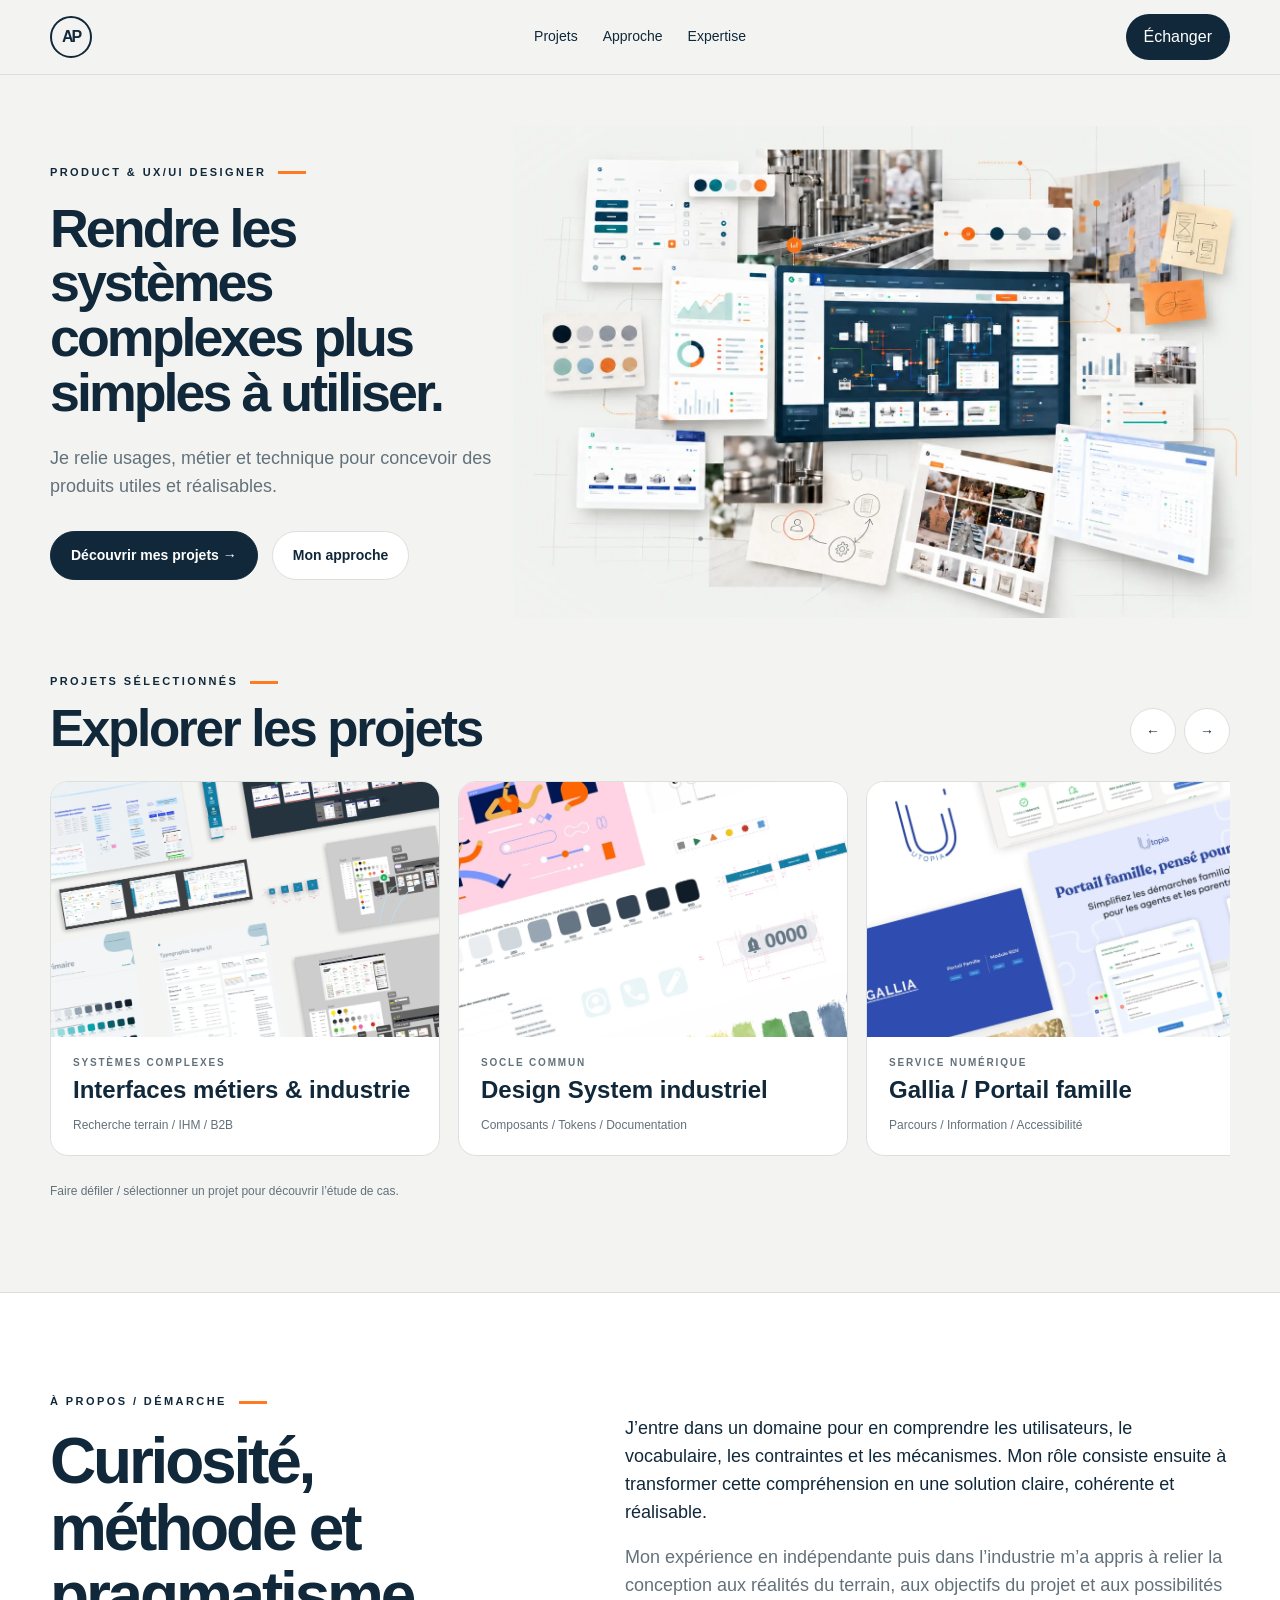
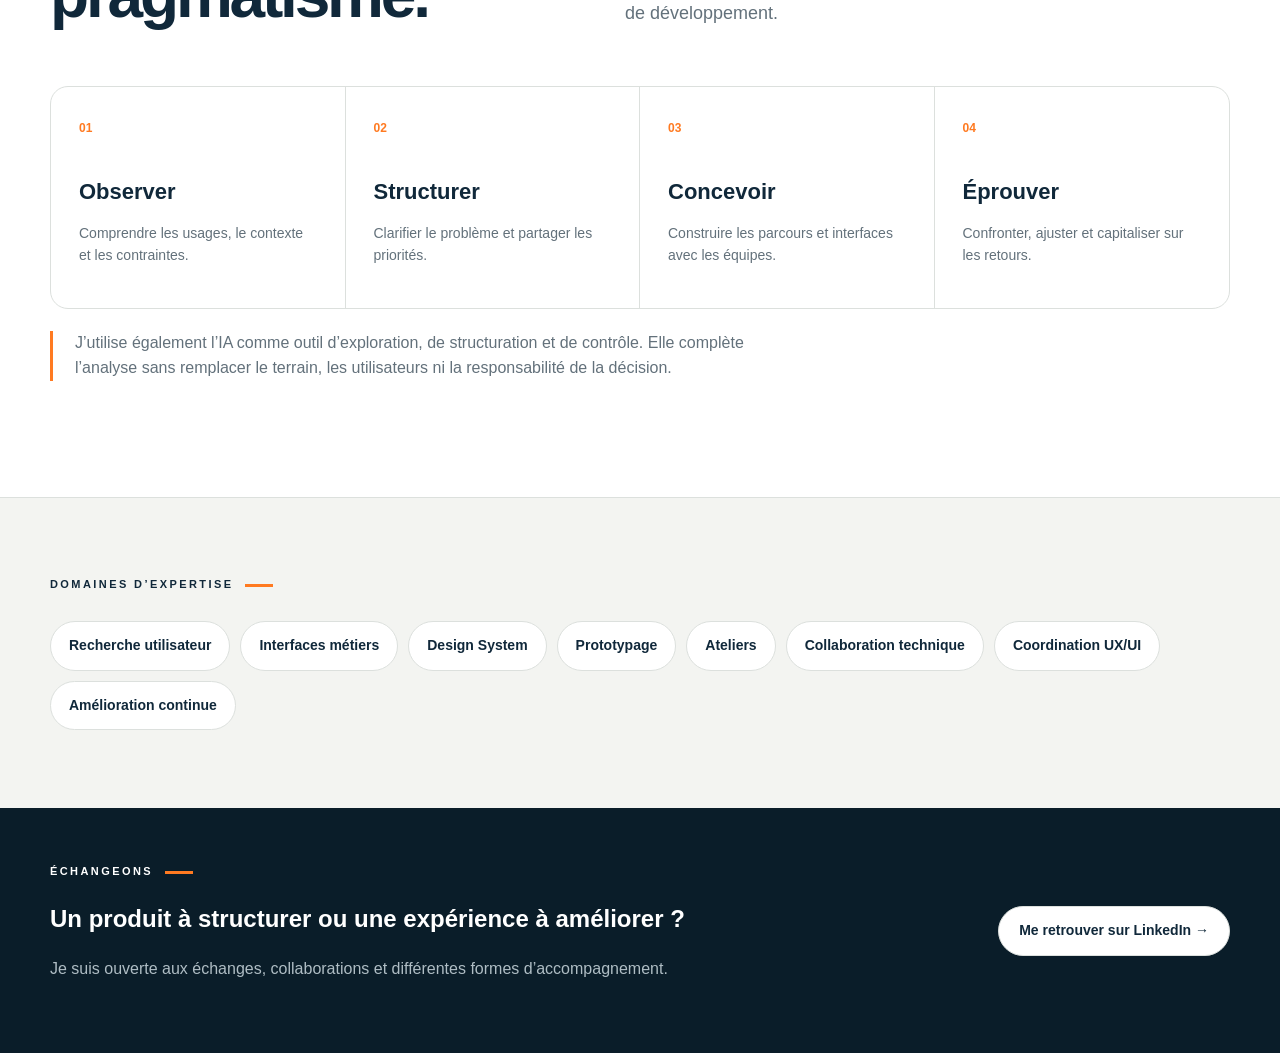
<file: index.html>
<!doctype html><html lang="fr"><head><meta charset="utf-8"><meta name="viewport" content="width=device-width,initial-scale=1"><meta name="description" content="Portfolio d’Anne Adjani, Product & UX/UI Designer spécialisée dans les produits métiers complexes, les interfaces industrielles et les services numériques."><title>Anne Adjani / Product & UX/UI Designer</title><link rel="stylesheet" href="assets/styles.css"></head>
<body class="one-page"><header class="nav"><div class="wrap"><a class="logo" href="#accueil" aria-label="Accueil">AP</a><nav class="links" aria-label="Navigation principale"><a href="#projets">Projets</a><a href="#approche">Approche</a><a href="#expertise">Expertise</a><a class="contact mobile-contact" href="#contact">Échanger</a></nav><a class="contact nav-contact" href="#contact">Échanger</a><button class="mobile-menu" aria-label="Ouvrir le menu">Menu</button></div></header>
<main>
<section class="hero hero-wide" id="accueil"><div class="hero-copy"><div class="eyebrow">Product & UX/UI Designer</div><h1>Rendre les systèmes complexes plus simples à utiliser.</h1><p class="lead">Je relie usages, métier et technique pour concevoir des produits utiles et réalisables.</p><div class="actions"><a class="btn primary" href="#projets">Découvrir mes projets →</a><a class="btn" href="#approche">Mon approche</a></div></div><figure class="hero-montage"><img src="assets/hero-montage-v2.webp" width="1536" height="1024" alt="Composition d’interfaces métier, de composants, de schémas et d’un environnement industriel agroalimentaire"></figure></section>

<section class="project-section" id="projets"><div class="wrap"><div class="rail-heading"><div><div class="kicker">Projets sélectionnés</div><h2>Explorer les projets</h2></div><div class="rail-controls" aria-label="Faire défiler les projets"><button type="button" data-rail-prev aria-label="Projets précédents">←</button><button type="button" data-rail-next aria-label="Projets suivants">→</button></div></div>
<div class="project-rail" data-project-rail>
<button class="project-card" type="button" data-project="industrie"><img src="assets/projects/industrie.webp" alt="" loading="lazy"><span class="project-card-copy"><small>Systèmes complexes</small><strong>Interfaces métiers & industrie</strong><span>Recherche terrain / IHM / B2B</span></span></button>
<button class="project-card" type="button" data-project="design-system"><img src="assets/projects/design-system.webp" alt="" loading="lazy"><span class="project-card-copy"><small>Socle commun</small><strong>Design System industriel</strong><span>Composants / Tokens / Documentation</span></span></button>
<button class="project-card" type="button" data-project="gallia"><img src="assets/projects/gallia.webp" alt="" loading="lazy"><span class="project-card-copy"><small>Service numérique</small><strong>Gallia / Portail famille</strong><span>Parcours / Information / Accessibilité</span></span></button>
<button class="project-card" type="button" data-project="lumys-photo"><img src="assets/projects/lumys-photo.webp" alt="" loading="lazy"><span class="project-card-copy"><small>Parcours d’achat</small><strong>Lumys Photo</strong><span>Conversion / Réassurance / Responsive</span></span></button>
<button class="project-card" type="button" data-project="lumys-scolaire"><img src="assets/projects/lumys-scolaire.webp" alt="" loading="lazy"><span class="project-card-copy"><small>Produit métier</small><strong>Lumys Scolaire</strong><span>Plateforme professionnelle / UX/UI</span></span></button>
<button class="project-card" type="button" data-project="fontself"><img src="assets/projects/fontself.webp" alt="" loading="lazy"><span class="project-card-copy"><small>Projet Gobelins</small><strong>Fontself</strong><span>Recherche / Stratégie / Produit</span></span></button>
<button class="project-card" type="button" data-project="sardines"><img src="assets/projects/boite-sardines.webp" alt="" loading="lazy"><span class="project-card-copy"><small>Mémoire de recherche</small><strong>La boîte à sardines</strong><span>Système / Cycle de vie / Usages</span></span></button>
</div><p class="rail-hint">Faire défiler / sélectionner un projet pour découvrir l’étude de cas.</p></div></section>

<section class="approach-section" id="approche"><div class="wrap approach-intro"><div><div class="kicker">À propos / démarche</div><h2>Curiosité, méthode et pragmatisme.</h2></div><div class="approach-copy"><p>J’entre dans un domaine pour en comprendre les utilisateurs, le vocabulaire, les contraintes et les mécanismes. Mon rôle consiste ensuite à transformer cette compréhension en une solution claire, cohérente et réalisable.</p><p>Mon expérience en indépendante puis dans l’industrie m’a appris à relier la conception aux réalités du terrain, aux objectifs du projet et aux possibilités de développement.</p></div></div>
<div class="wrap process-grid"><article><span>01</span><h3>Observer</h3><p>Comprendre les usages, le contexte et les contraintes.</p></article><article><span>02</span><h3>Structurer</h3><p>Clarifier le problème et partager les priorités.</p></article><article><span>03</span><h3>Concevoir</h3><p>Construire les parcours et interfaces avec les équipes.</p></article><article><span>04</span><h3>Éprouver</h3><p>Confronter, ajuster et capitaliser sur les retours.</p></article></div>
<div class="wrap approach-note"><p>J’utilise également l’IA comme outil d’exploration, de structuration et de contrôle. Elle complète l’analyse sans remplacer le terrain, les utilisateurs ni la responsabilité de la décision.</p></div></section>

<section class="expertise-section" id="expertise"><div class="wrap"><div class="kicker">Domaines d’expertise</div><div class="expertise-list"><span>Recherche utilisateur</span><span>Interfaces métiers</span><span>Design System</span><span>Prototypage</span><span>Ateliers</span><span>Collaboration technique</span><span>Coordination UX/UI</span><span>Amélioration continue</span></div></div></section>
</main>
<footer class="footer" id="contact"><div class="wrap"><div><div class="kicker">Échangeons</div><h2>Un produit à structurer ou une expérience à améliorer ?</h2><p>Je suis ouverte aux échanges, collaborations et différentes formes d’accompagnement.</p></div><a class="btn" href="https://www.linkedin.com/in/anneprodhomme" rel="noopener">Me retrouver sur LinkedIn →</a></div></footer>

<dialog class="project-dialog" data-project-dialog aria-labelledby="dialog-title"><div class="dialog-shell"><div class="dialog-topbar"><span data-dialog-count></span><button type="button" data-dialog-close aria-label="Fermer le projet">Fermer ×</button></div><div class="dialog-content"><div class="dialog-heading"><div><div class="kicker" data-dialog-kicker></div><h2 id="dialog-title" data-dialog-title></h2><p data-dialog-intro></p></div><div class="dialog-facts" data-dialog-facts></div></div><figure class="dialog-visual"><img data-dialog-image alt=""></figure><div class="dialog-story" data-dialog-story></div></div><div class="dialog-nav"><button type="button" data-project-prev>← Projet précédent</button><button type="button" data-project-next>Projet suivant →</button></div></div></dialog>
<script src="assets/site.js"></script></body></html>
</file>
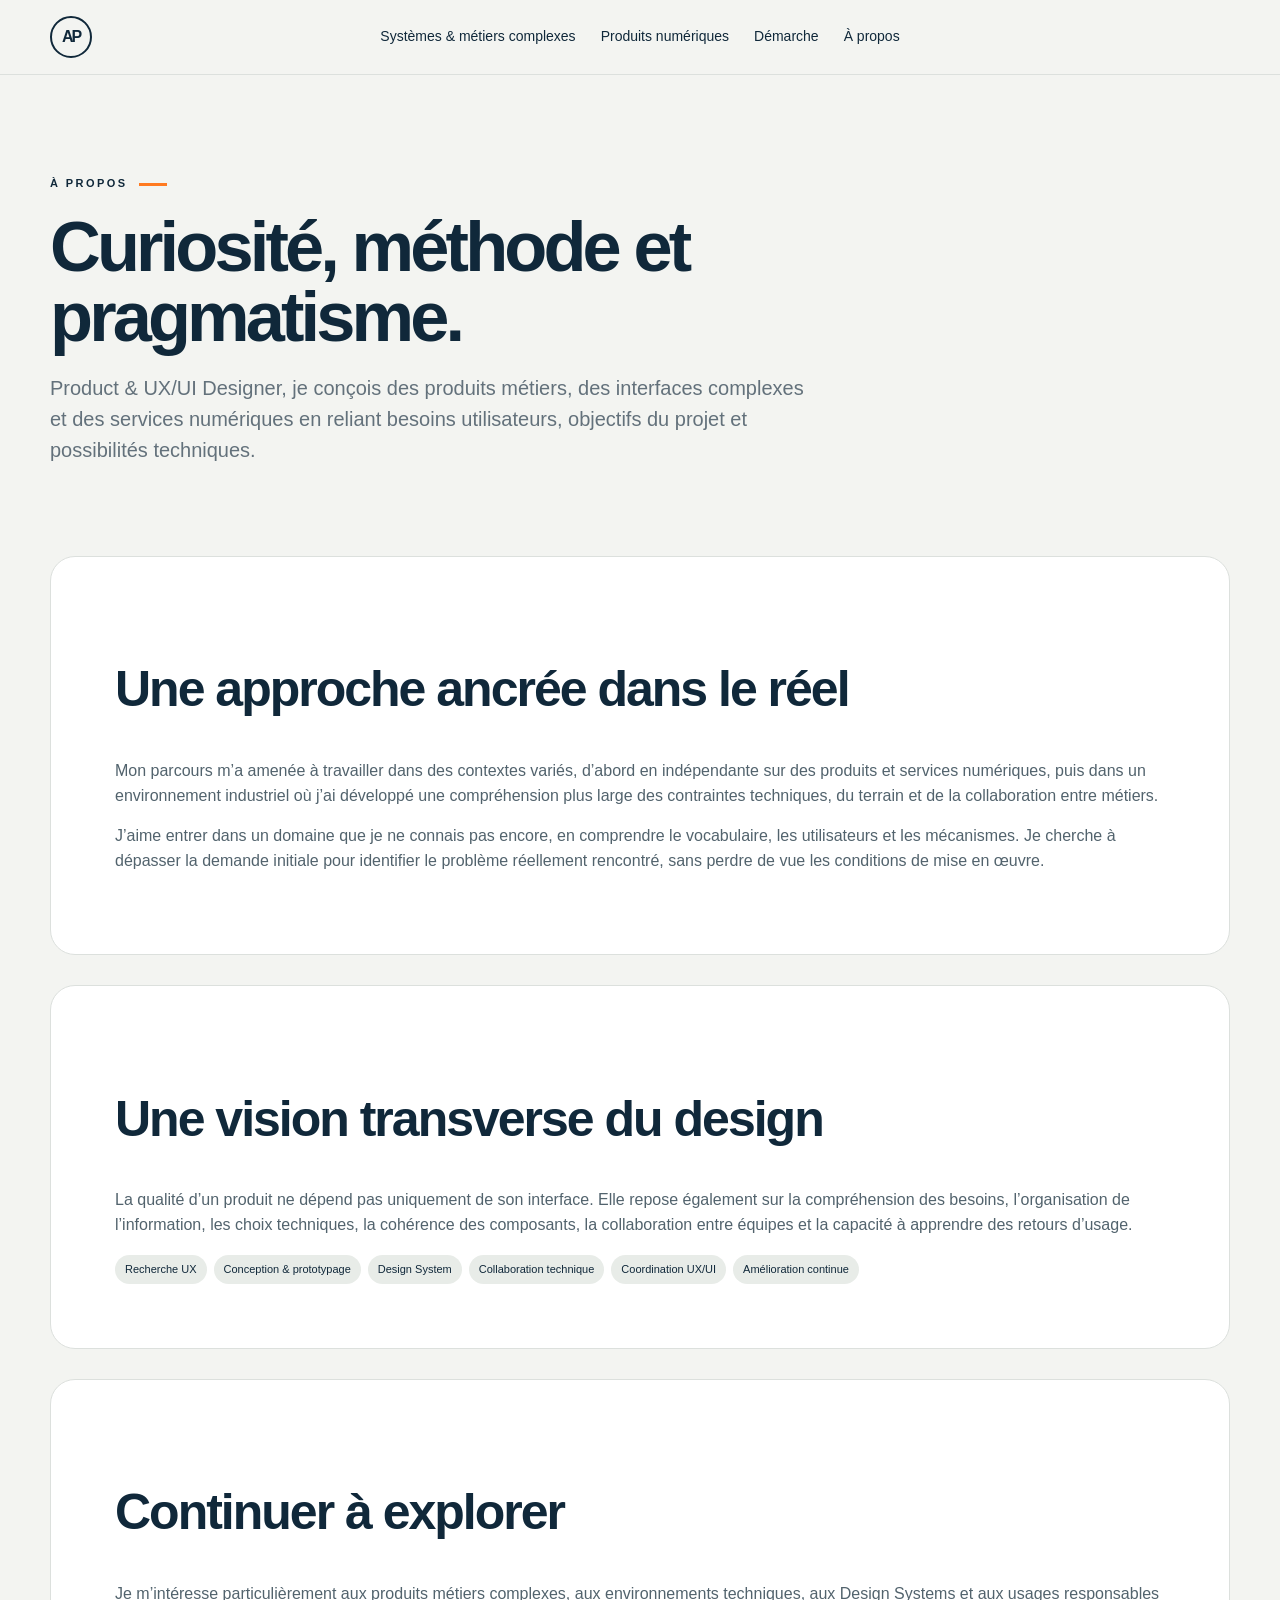
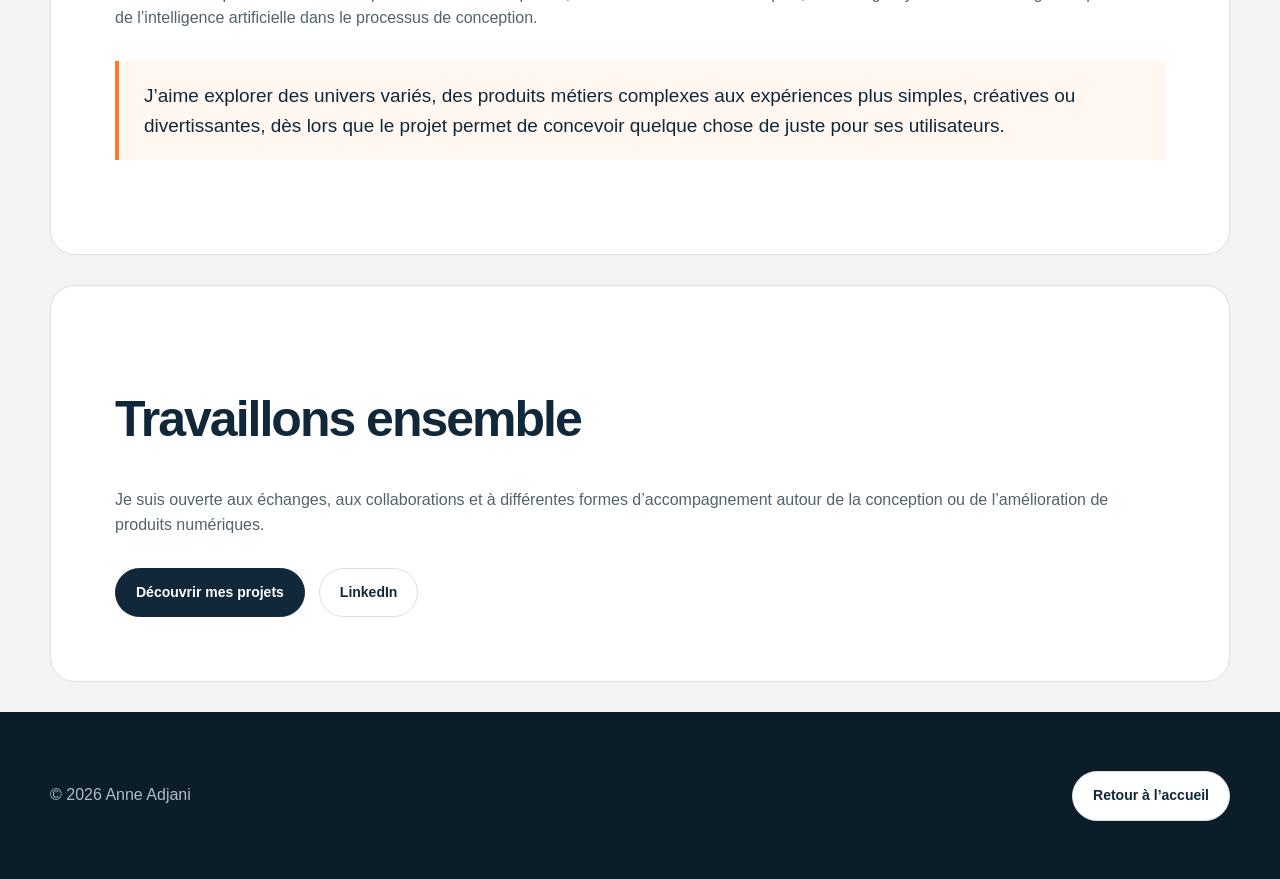
<file: about.html>
<!doctype html><html lang="fr"><head><meta charset="utf-8"><meta name="viewport" content="width=device-width,initial-scale=1"><title>À propos / Anne Adjani</title><link rel="stylesheet" href="assets/styles.css"></head><body><header class="nav"><div class="wrap"><a class="logo" href="index.html">AP</a><nav class="links"><a href="systems.html">Systèmes & métiers complexes</a><a href="projects.html">Produits numériques</a><a href="method.html">Démarche</a><a href="about.html">À propos</a></nav></div></header><main class="wrap"><section class="page-hero"><div class="eyebrow">À propos</div><h1>Curiosité, méthode et pragmatisme.</h1><p>Product & UX/UI Designer, je conçois des produits métiers, des interfaces complexes et des services numériques en reliant besoins utilisateurs, objectifs du projet et possibilités techniques.</p></section><section class="article"><h2>Une approche ancrée dans le réel</h2><p>Mon parcours m’a amenée à travailler dans des contextes variés, d’abord en indépendante sur des produits et services numériques, puis dans un environnement industriel où j’ai développé une compréhension plus large des contraintes techniques, du terrain et de la collaboration entre métiers.</p><p>J’aime entrer dans un domaine que je ne connais pas encore, en comprendre le vocabulaire, les utilisateurs et les mécanismes. Je cherche à dépasser la demande initiale pour identifier le problème réellement rencontré, sans perdre de vue les conditions de mise en œuvre.</p></section><section class="article"><h2>Une vision transverse du design</h2><p>La qualité d’un produit ne dépend pas uniquement de son interface. Elle repose également sur la compréhension des besoins, l’organisation de l’information, les choix techniques, la cohérence des composants, la collaboration entre équipes et la capacité à apprendre des retours d’usage.</p><div class="tags"><span class="tag">Recherche UX</span><span class="tag">Conception & prototypage</span><span class="tag">Design System</span><span class="tag">Collaboration technique</span><span class="tag">Coordination UX/UI</span><span class="tag">Amélioration continue</span></div></section><section class="article"><h2>Continuer à explorer</h2><p>Je m’intéresse particulièrement aux produits métiers complexes, aux environnements techniques, aux Design Systems et aux usages responsables de l’intelligence artificielle dans le processus de conception.</p><div class="callout">J’aime explorer des univers variés, des produits métiers complexes aux expériences plus simples, créatives ou divertissantes, dès lors que le projet permet de concevoir quelque chose de juste pour ses utilisateurs.</div></section><section class="article"><h2>Travaillons ensemble</h2><p>Je suis ouverte aux échanges, aux collaborations et à différentes formes d’accompagnement autour de la conception ou de l’amélioration de produits numériques.</p><div class="actions"><a class="btn primary" href="index.html#projets">Découvrir mes projets</a><a class="btn" href="https://www.linkedin.com" rel="noopener">LinkedIn</a></div></section></main><footer class="footer"><div class="wrap"><p>© <span data-year></span> Anne Adjani</p><a class="btn" href="index.html">Retour à l’accueil</a></div></footer><script src="assets/site.js"></script></body></html>
</file>
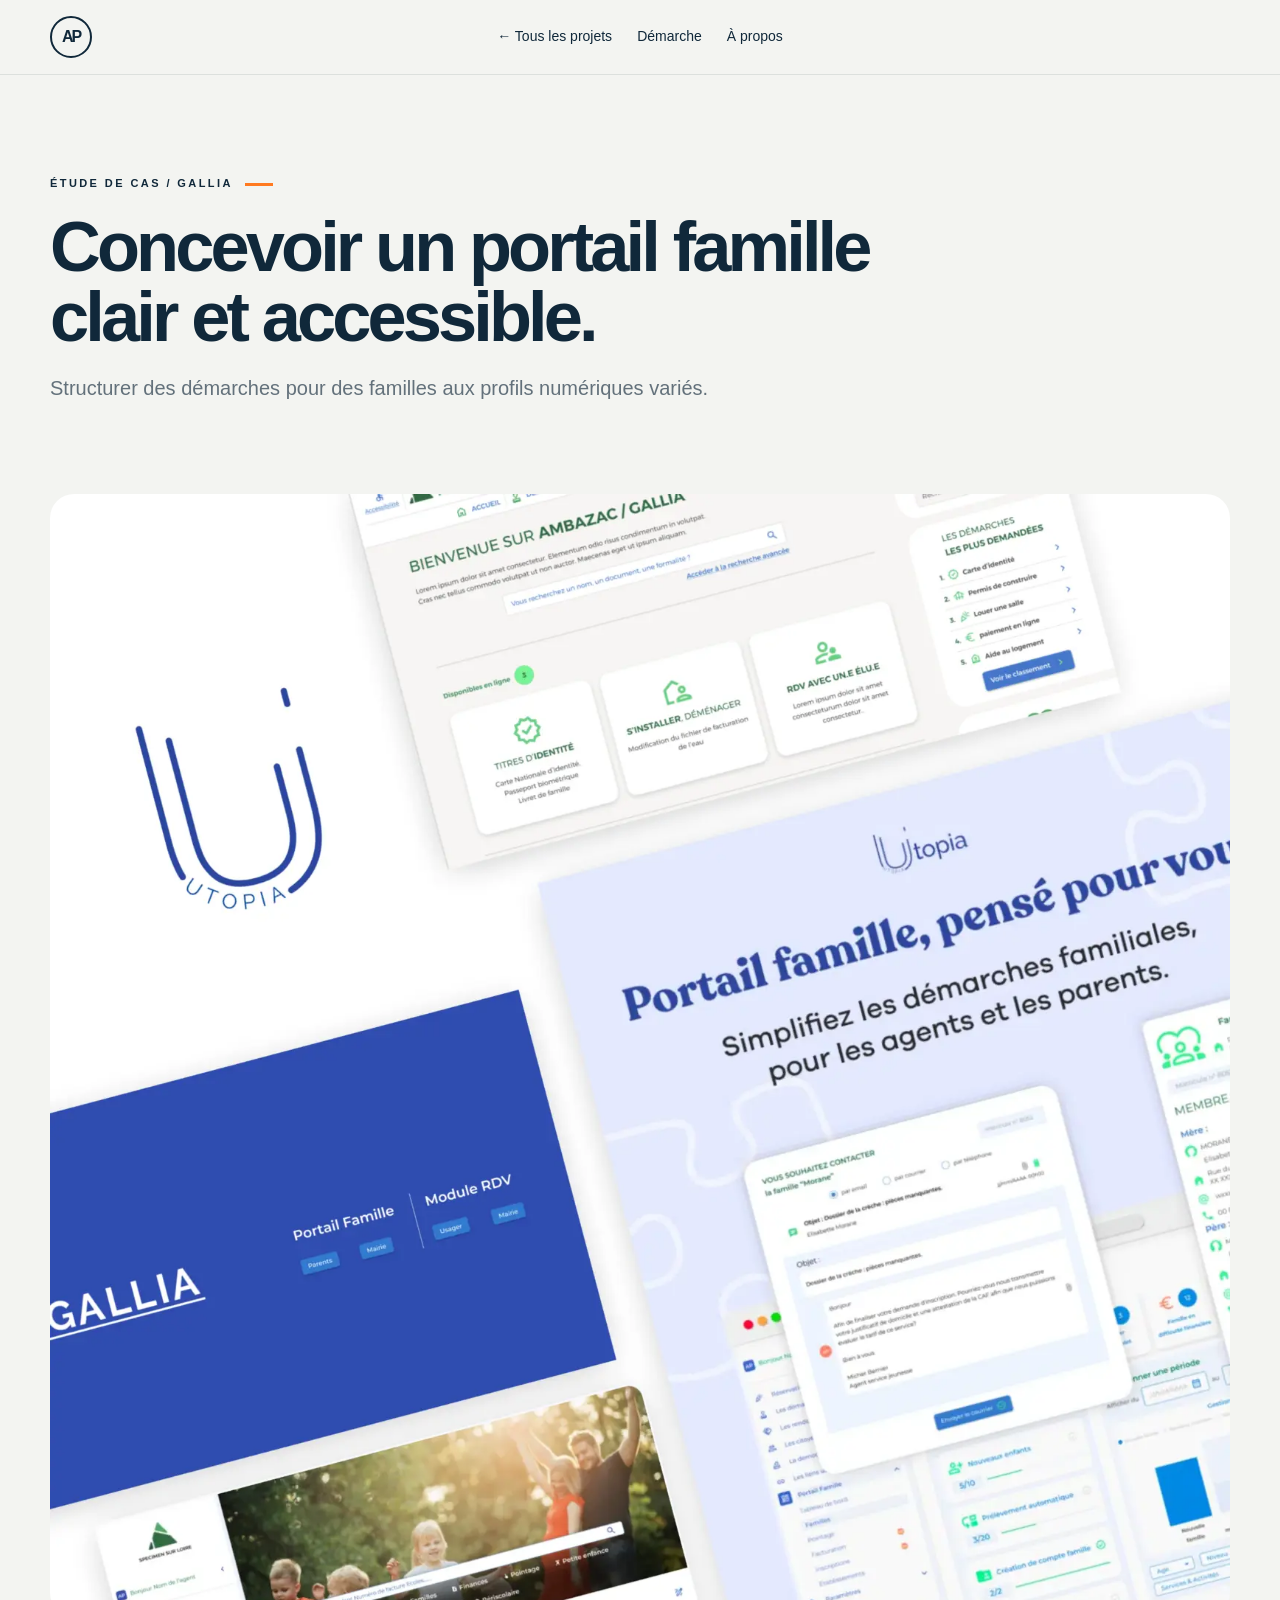
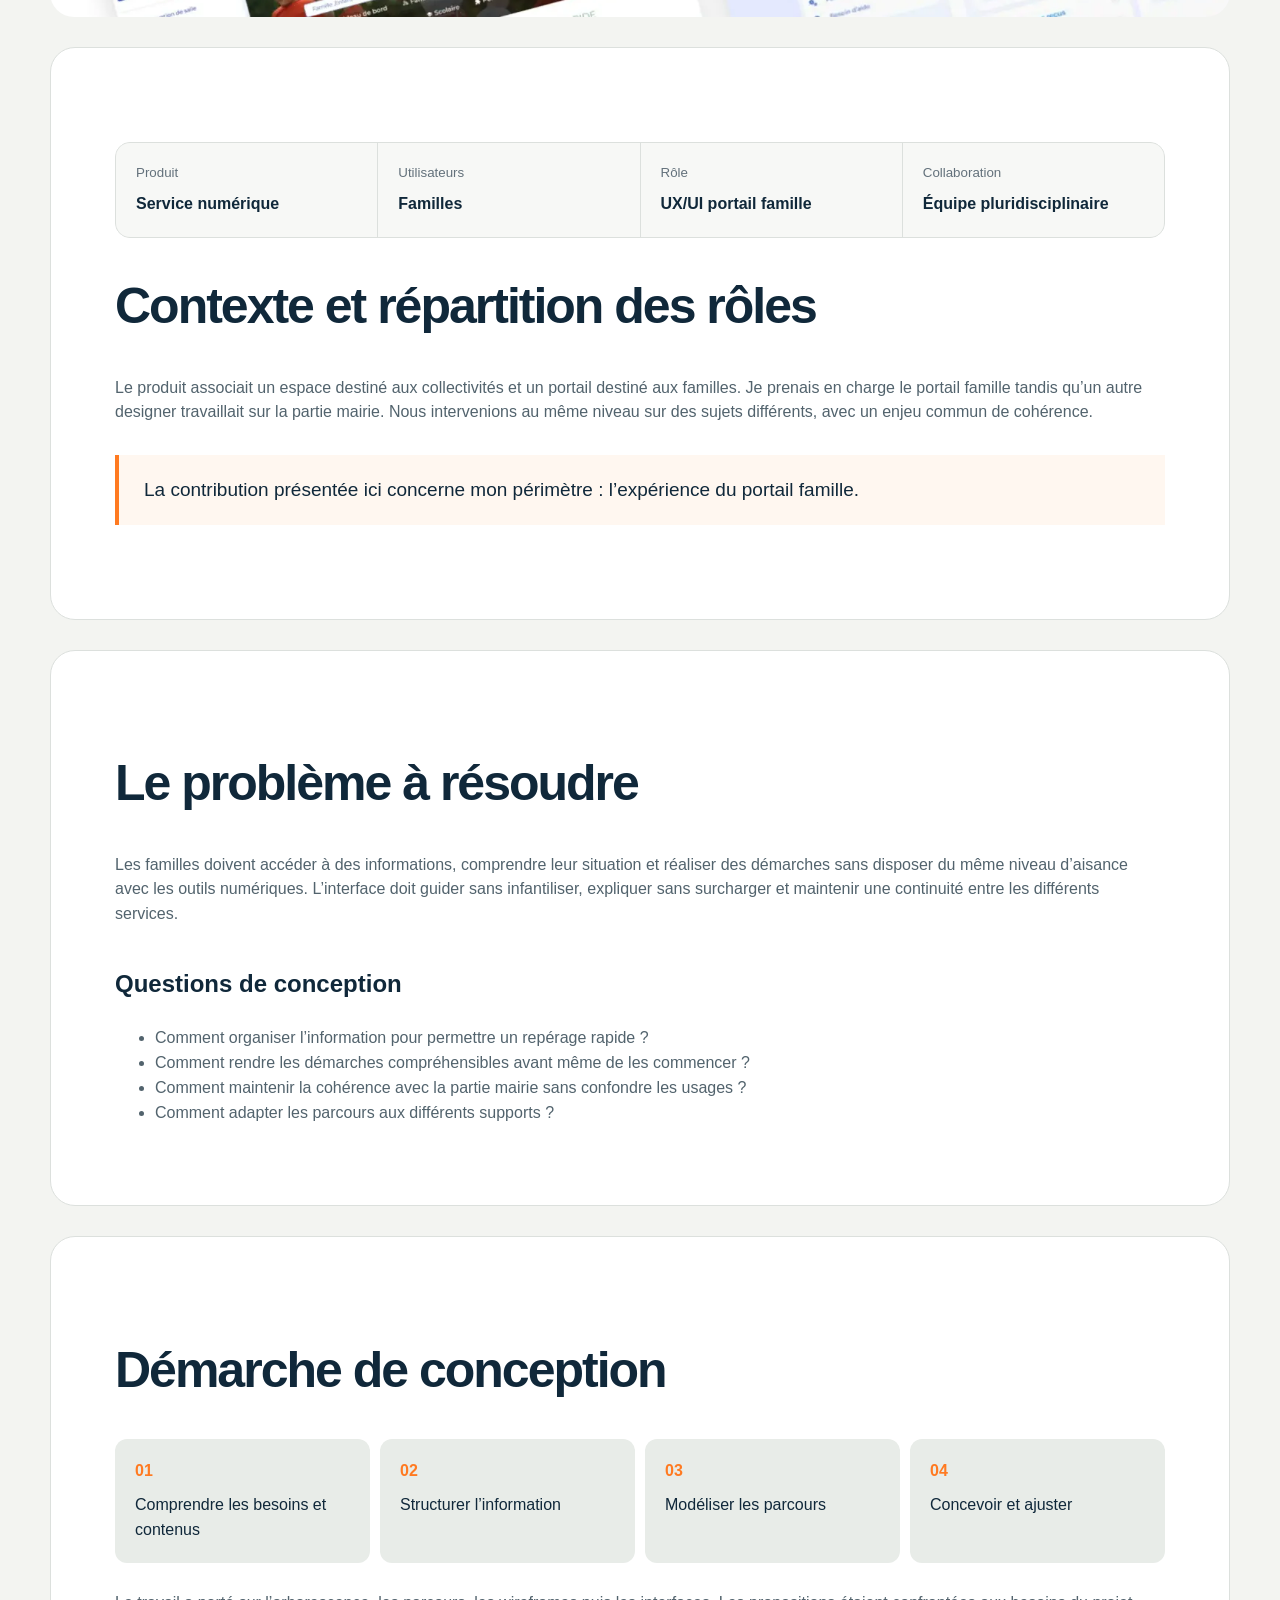
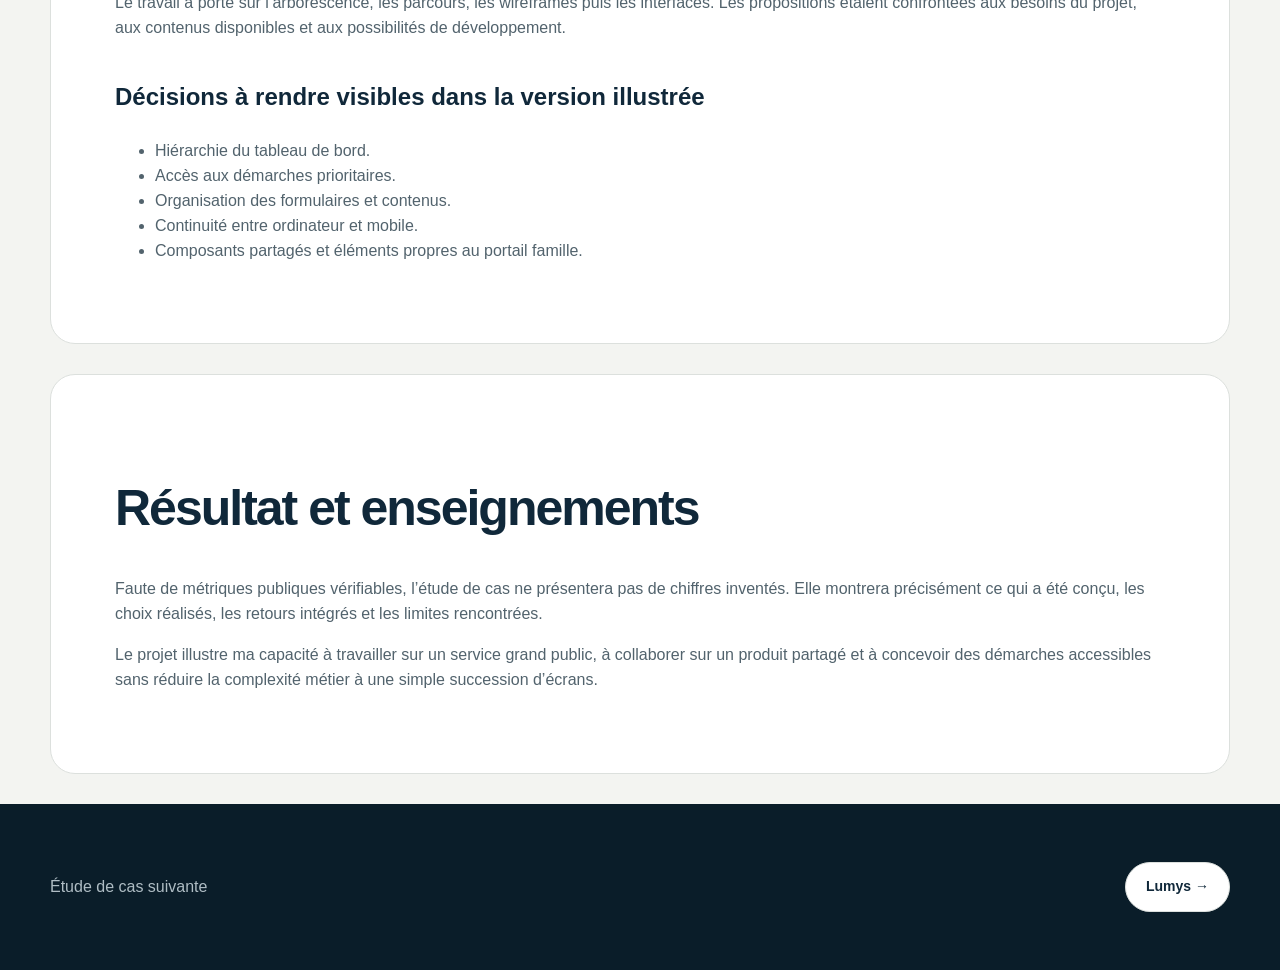
<file: gallia.html>
<!doctype html>
<html lang="fr">
<head>
<meta charset="utf-8">
<meta name="viewport" content="width=device-width,initial-scale=1">
<title>Gallia / Étude de cas</title>
<link rel="stylesheet" href="assets/styles.css">
</head>
<body>
<header class="nav">
<div class="wrap">
<a class="logo" href="index.html">AP</a>
<nav class="links">
<a href="projects.html">← Tous les projets</a>
<a href="method.html">Démarche</a>
<a href="about.html">À propos</a>
</nav>
</div>
</header>
<main class="wrap">
<section class="page-hero">
<div class="eyebrow">Étude de cas / Gallia</div>
<h1>Concevoir un portail famille clair et accessible.</h1>
<p>Structurer des démarches pour des familles aux profils numériques variés.</p>
</section>
<figure class="case-visual full-bleed">
<img src="assets/projects/gallia.webp" alt="Montage des écrans du portail famille Gallia">
</figure>
<section class="article">
<div class="facts">
<div class="fact">
<small>Produit</small>
<strong>Service numérique</strong>
</div>
<div class="fact">
<small>Utilisateurs</small>
<strong>Familles</strong>
</div>
<div class="fact">
<small>Rôle</small>
<strong>UX/UI portail famille</strong>
</div>
<div class="fact">
<small>Collaboration</small>
<strong>Équipe pluridisciplinaire</strong>
</div>
</div>
<h2>Contexte et répartition des rôles</h2>
<p>Le produit associait un espace destiné aux collectivités et un portail destiné aux familles. Je prenais en charge le portail famille tandis qu’un autre designer travaillait sur la partie mairie. Nous intervenions au même niveau sur des sujets différents, avec un enjeu commun de cohérence.</p>
<div class="callout">La contribution présentée ici concerne mon périmètre : l’expérience du portail famille.</div>
</section>
<section class="article">
<h2>Le problème à résoudre</h2>
<p>Les familles doivent accéder à des informations, comprendre leur situation et réaliser des démarches sans disposer du même niveau d’aisance avec les outils numériques. L’interface doit guider sans infantiliser, expliquer sans surcharger et maintenir une continuité entre les différents services.</p>
<h3>Questions de conception</h3>
<ul>
<li>Comment organiser l’information pour permettre un repérage rapide ?</li>
<li>Comment rendre les démarches compréhensibles avant même de les commencer ?</li>
<li>Comment maintenir la cohérence avec la partie mairie sans confondre les usages ?</li>
<li>Comment adapter les parcours aux différents supports ?</li>
</ul>
</section>
<section class="article">
<h2>Démarche de conception</h2>
<div class="case-flow">
<div>
<b>01</b>Comprendre les besoins et contenus</div>
<div>
<b>02</b>Structurer l’information</div>
<div>
<b>03</b>Modéliser les parcours</div>
<div>
<b>04</b>Concevoir et ajuster</div>
</div>
<p>Le travail a porté sur l’arborescence, les parcours, les wireframes puis les interfaces. Les propositions étaient confrontées aux besoins du projet, aux contenus disponibles et aux possibilités de développement.</p>
<h3>Décisions à rendre visibles dans la version illustrée</h3>
<ul>
<li>Hiérarchie du tableau de bord.</li>
<li>Accès aux démarches prioritaires.</li>
<li>Organisation des formulaires et contenus.</li>
<li>Continuité entre ordinateur et mobile.</li>
<li>Composants partagés et éléments propres au portail famille.</li>
</ul>
</section>
<section class="article">
<h2>Résultat et enseignements</h2>
<p>Faute de métriques publiques vérifiables, l’étude de cas ne présentera pas de chiffres inventés. Elle montrera précisément ce qui a été conçu, les choix réalisés, les retours intégrés et les limites rencontrées.</p>
<p>Le projet illustre ma capacité à travailler sur un service grand public, à collaborer sur un produit partagé et à concevoir des démarches accessibles sans réduire la complexité métier à une simple succession d’écrans.</p>
</section>
</main>
<footer class="footer">
<div class="wrap">
<p>Étude de cas suivante</p>
<a class="btn" href="lumys.html">Lumys →</a>
</div>
</footer>
<script src="assets/site.js">
</script>
</body>
</html>
</file>
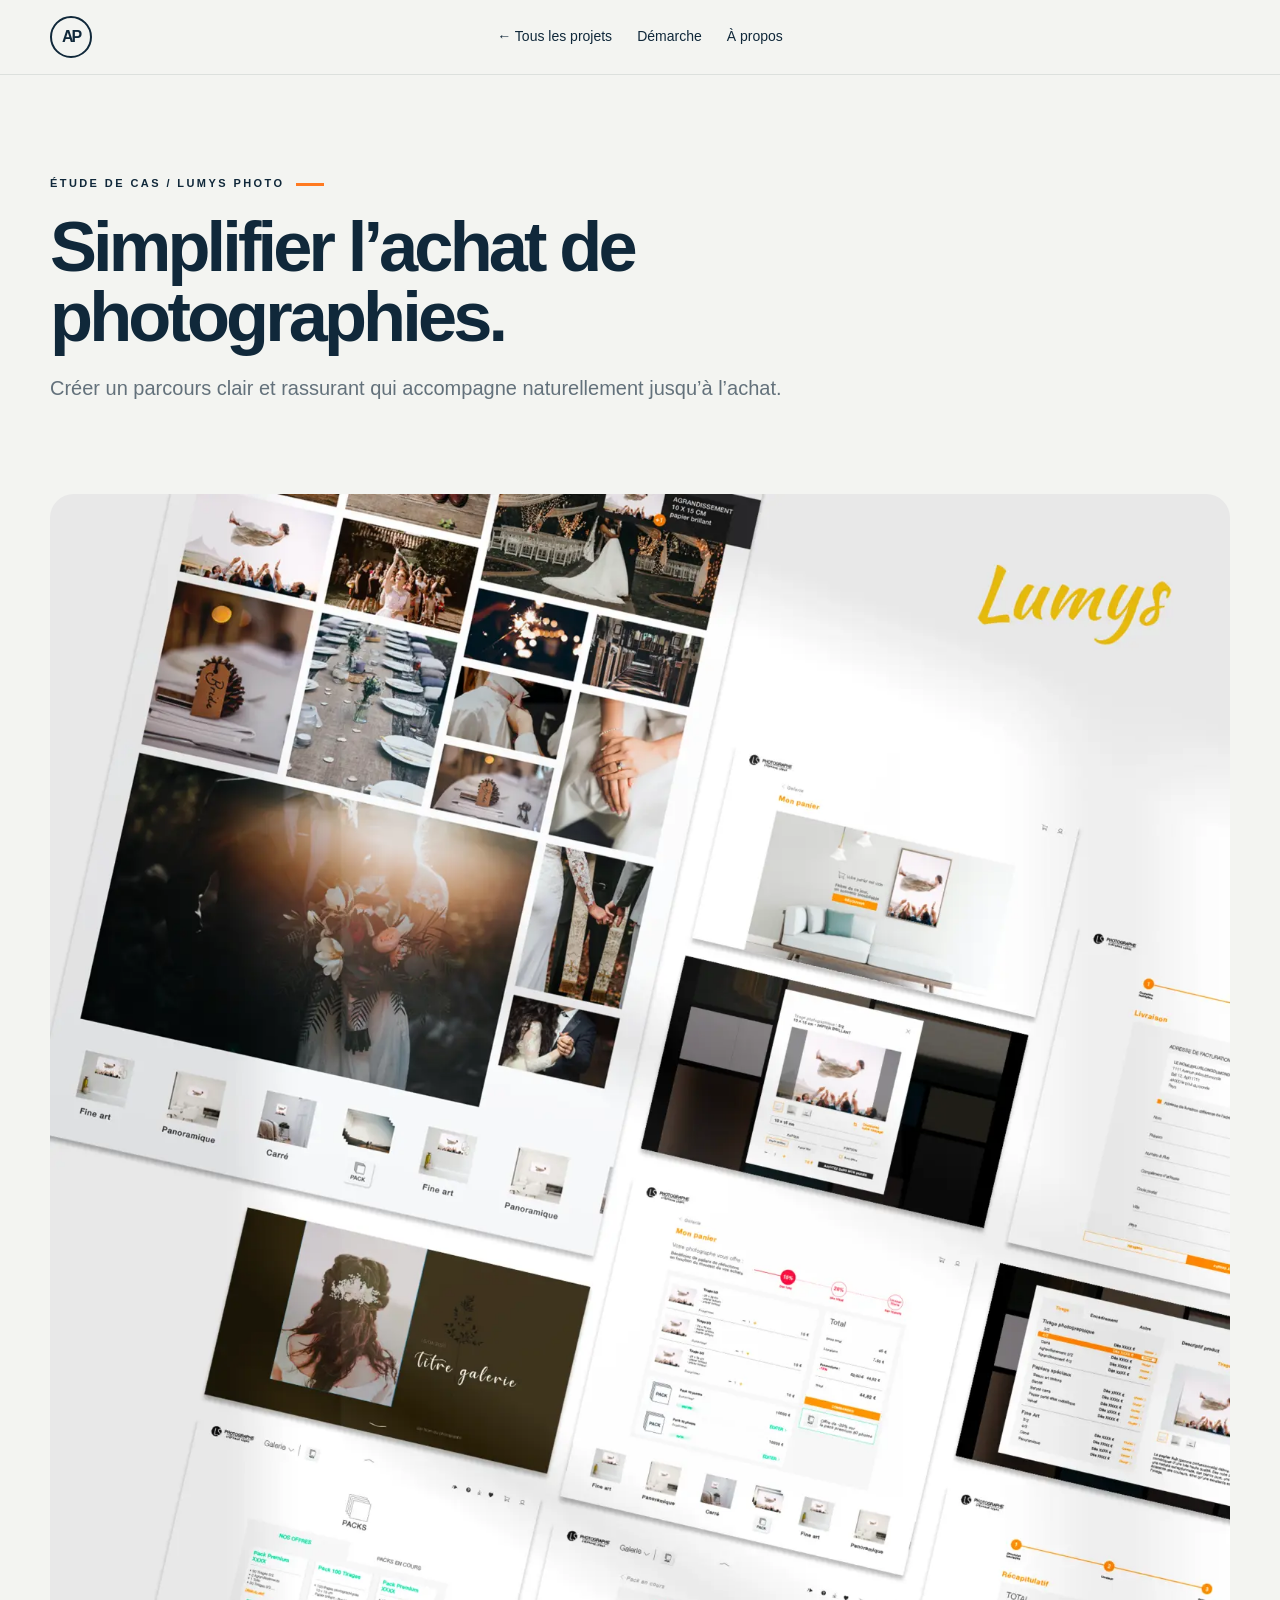
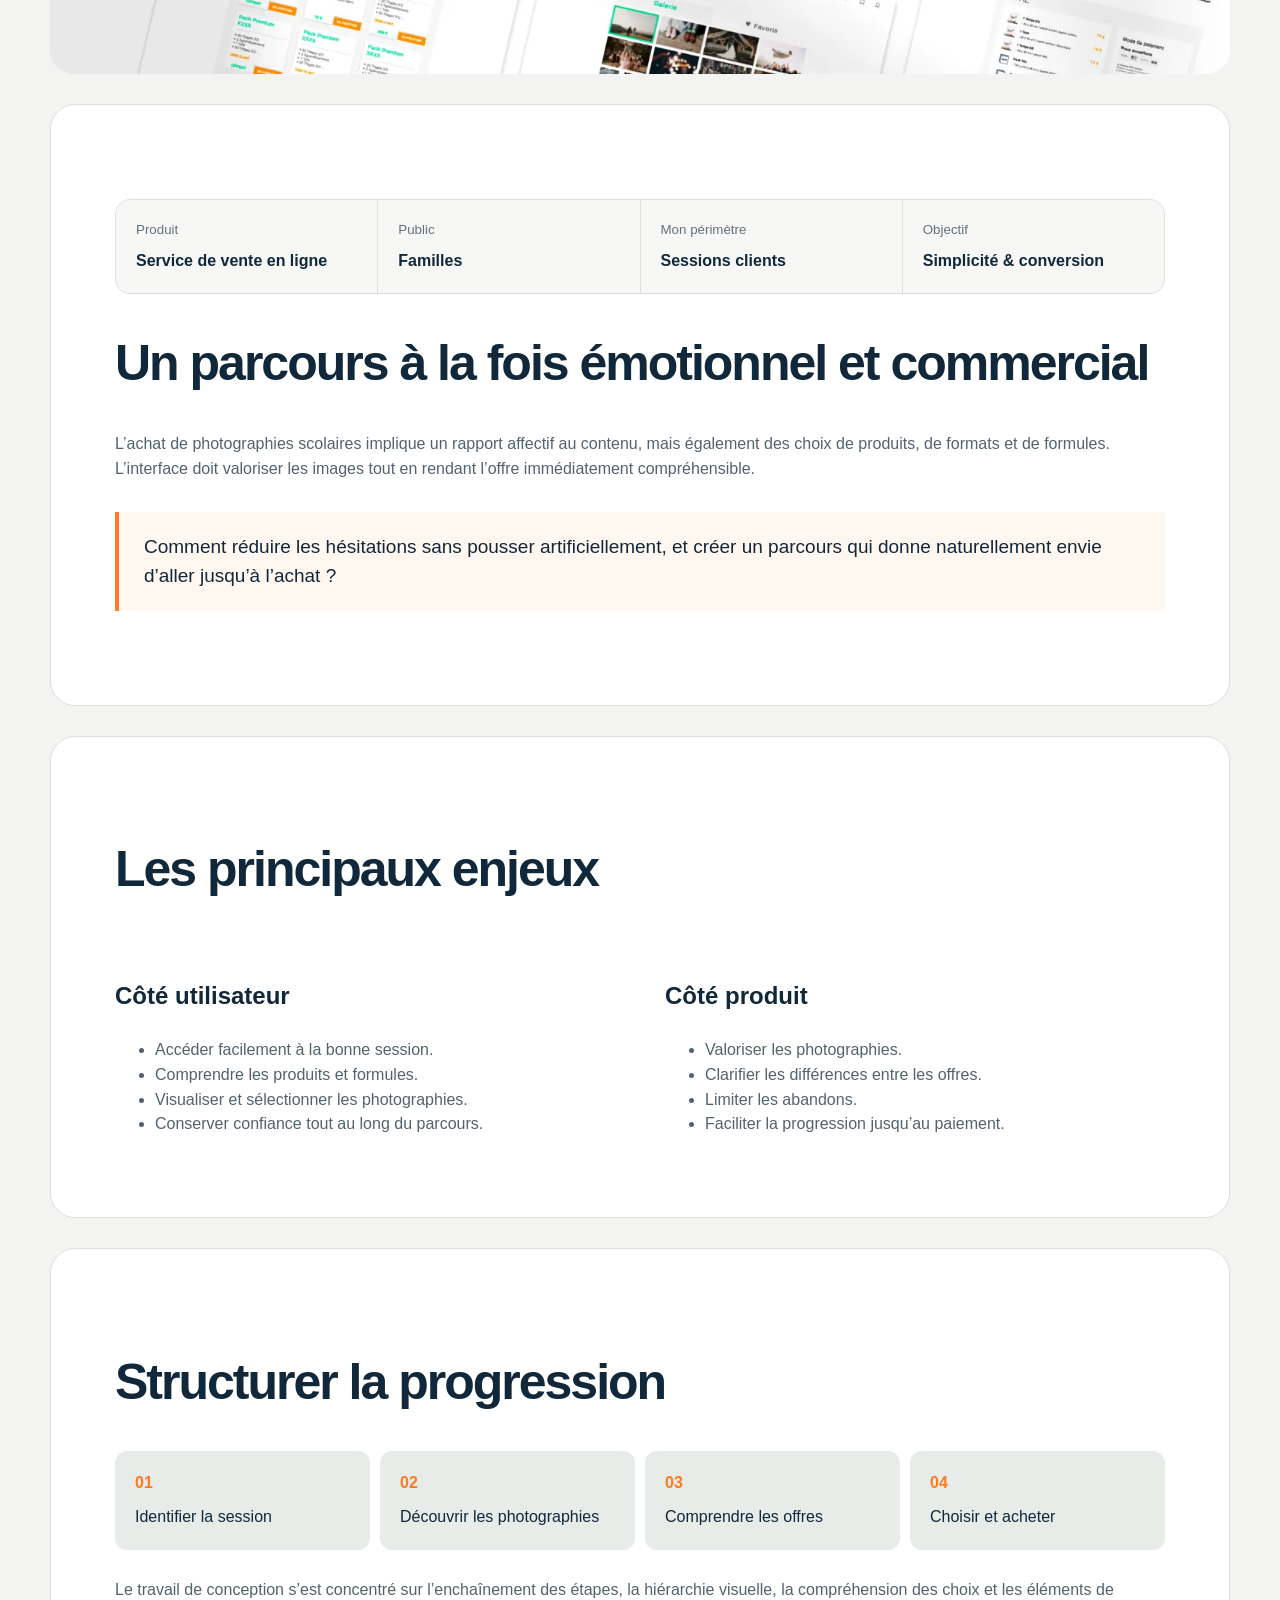
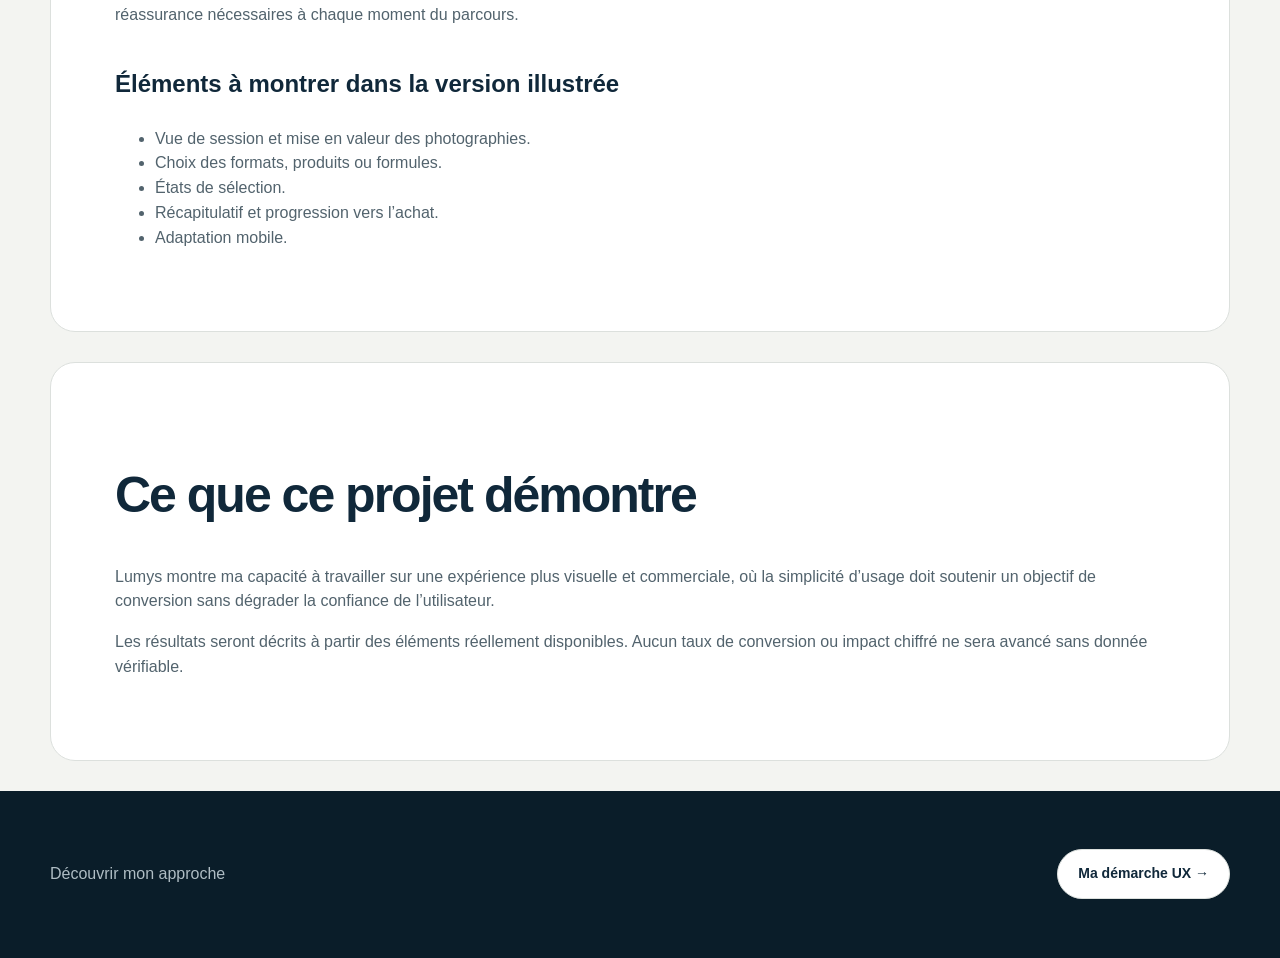
<file: lumys.html>
<!doctype html>
<html lang="fr">
<head>
<meta charset="utf-8">
<meta name="viewport" content="width=device-width,initial-scale=1">
<title>Lumys / Étude de cas</title>
<link rel="stylesheet" href="assets/styles.css">
</head>
<body>
<header class="nav">
<div class="wrap">
<a class="logo" href="index.html">AP</a>
<nav class="links">
<a href="projects.html">← Tous les projets</a>
<a href="method.html">Démarche</a>
<a href="about.html">À propos</a>
</nav>
</div>
</header>
<main class="wrap">
<section class="page-hero">
<div class="eyebrow">Étude de cas / Lumys Photo</div>
<h1>Simplifier l’achat de photographies.</h1>
<p>Créer un parcours clair et rassurant qui accompagne naturellement jusqu’à l’achat.</p>
</section>
<figure class="case-visual full-bleed">
<img src="assets/projects/lumys-photo.webp" alt="Montage des écrans de Lumys Photo">
</figure>
<section class="article">
<div class="facts">
<div class="fact">
<small>Produit</small>
<strong>Service de vente en ligne</strong>
</div>
<div class="fact">
<small>Public</small>
<strong>Familles</strong>
</div>
<div class="fact">
<small>Mon périmètre</small>
<strong>Sessions clients</strong>
</div>
<div class="fact">
<small>Objectif</small>
<strong>Simplicité & conversion</strong>
</div>
</div>
<h2>Un parcours à la fois émotionnel et commercial</h2>
<p>L’achat de photographies scolaires implique un rapport affectif au contenu, mais également des choix de produits, de formats et de formules. L’interface doit valoriser les images tout en rendant l’offre immédiatement compréhensible.</p>
<div class="callout">Comment réduire les hésitations sans pousser artificiellement, et créer un parcours qui donne naturellement envie d’aller jusqu’à l’achat ?</div>
</section>
<section class="article">
<h2>Les principaux enjeux</h2>
<div class="cols">
<div>
<h3>Côté utilisateur</h3>
<ul>
<li>Accéder facilement à la bonne session.</li>
<li>Comprendre les produits et formules.</li>
<li>Visualiser et sélectionner les photographies.</li>
<li>Conserver confiance tout au long du parcours.</li>
</ul>
</div>
<div>
<h3>Côté produit</h3>
<ul>
<li>Valoriser les photographies.</li>
<li>Clarifier les différences entre les offres.</li>
<li>Limiter les abandons.</li>
<li>Faciliter la progression jusqu’au paiement.</li>
</ul>
</div>
</div>
</section>
<section class="article">
<h2>Structurer la progression</h2>
<div class="case-flow">
<div>
<b>01</b>Identifier la session</div>
<div>
<b>02</b>Découvrir les photographies</div>
<div>
<b>03</b>Comprendre les offres</div>
<div>
<b>04</b>Choisir et acheter</div>
</div>
<p>Le travail de conception s’est concentré sur l’enchaînement des étapes, la hiérarchie visuelle, la compréhension des choix et les éléments de réassurance nécessaires à chaque moment du parcours.</p>
<h3>Éléments à montrer dans la version illustrée</h3>
<ul>
<li>Vue de session et mise en valeur des photographies.</li>
<li>Choix des formats, produits ou formules.</li>
<li>États de sélection.</li>
<li>Récapitulatif et progression vers l’achat.</li>
<li>Adaptation mobile.</li>
</ul>
</section>
<section class="article">
<h2>Ce que ce projet démontre</h2>
<p>Lumys montre ma capacité à travailler sur une expérience plus visuelle et commerciale, où la simplicité d’usage doit soutenir un objectif de conversion sans dégrader la confiance de l’utilisateur.</p>
<p>Les résultats seront décrits à partir des éléments réellement disponibles. Aucun taux de conversion ou impact chiffré ne sera avancé sans donnée vérifiable.</p>
</section>
</main>
<footer class="footer">
<div class="wrap">
<p>Découvrir mon approche</p>
<a class="btn" href="method.html">Ma démarche UX →</a>
</div>
</footer>
<script src="assets/site.js">
</script>
</body>
</html>
</file>
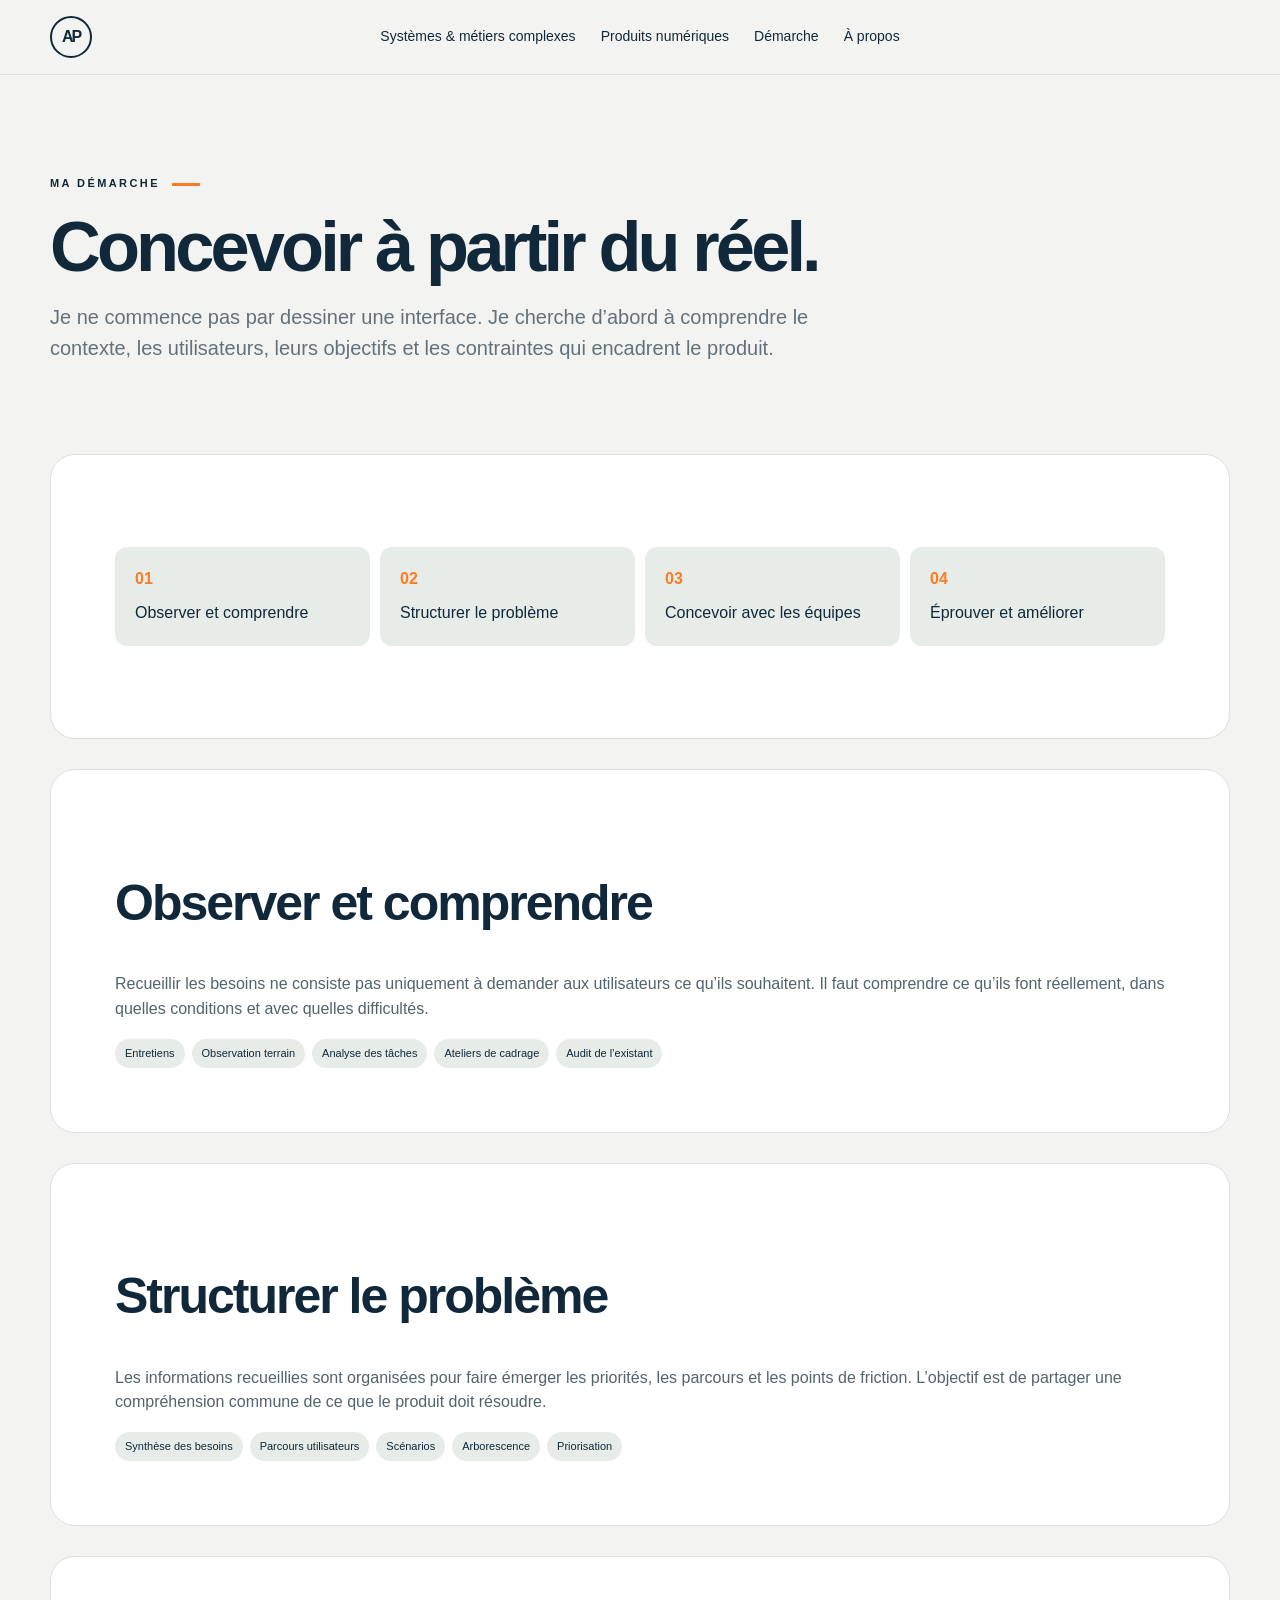
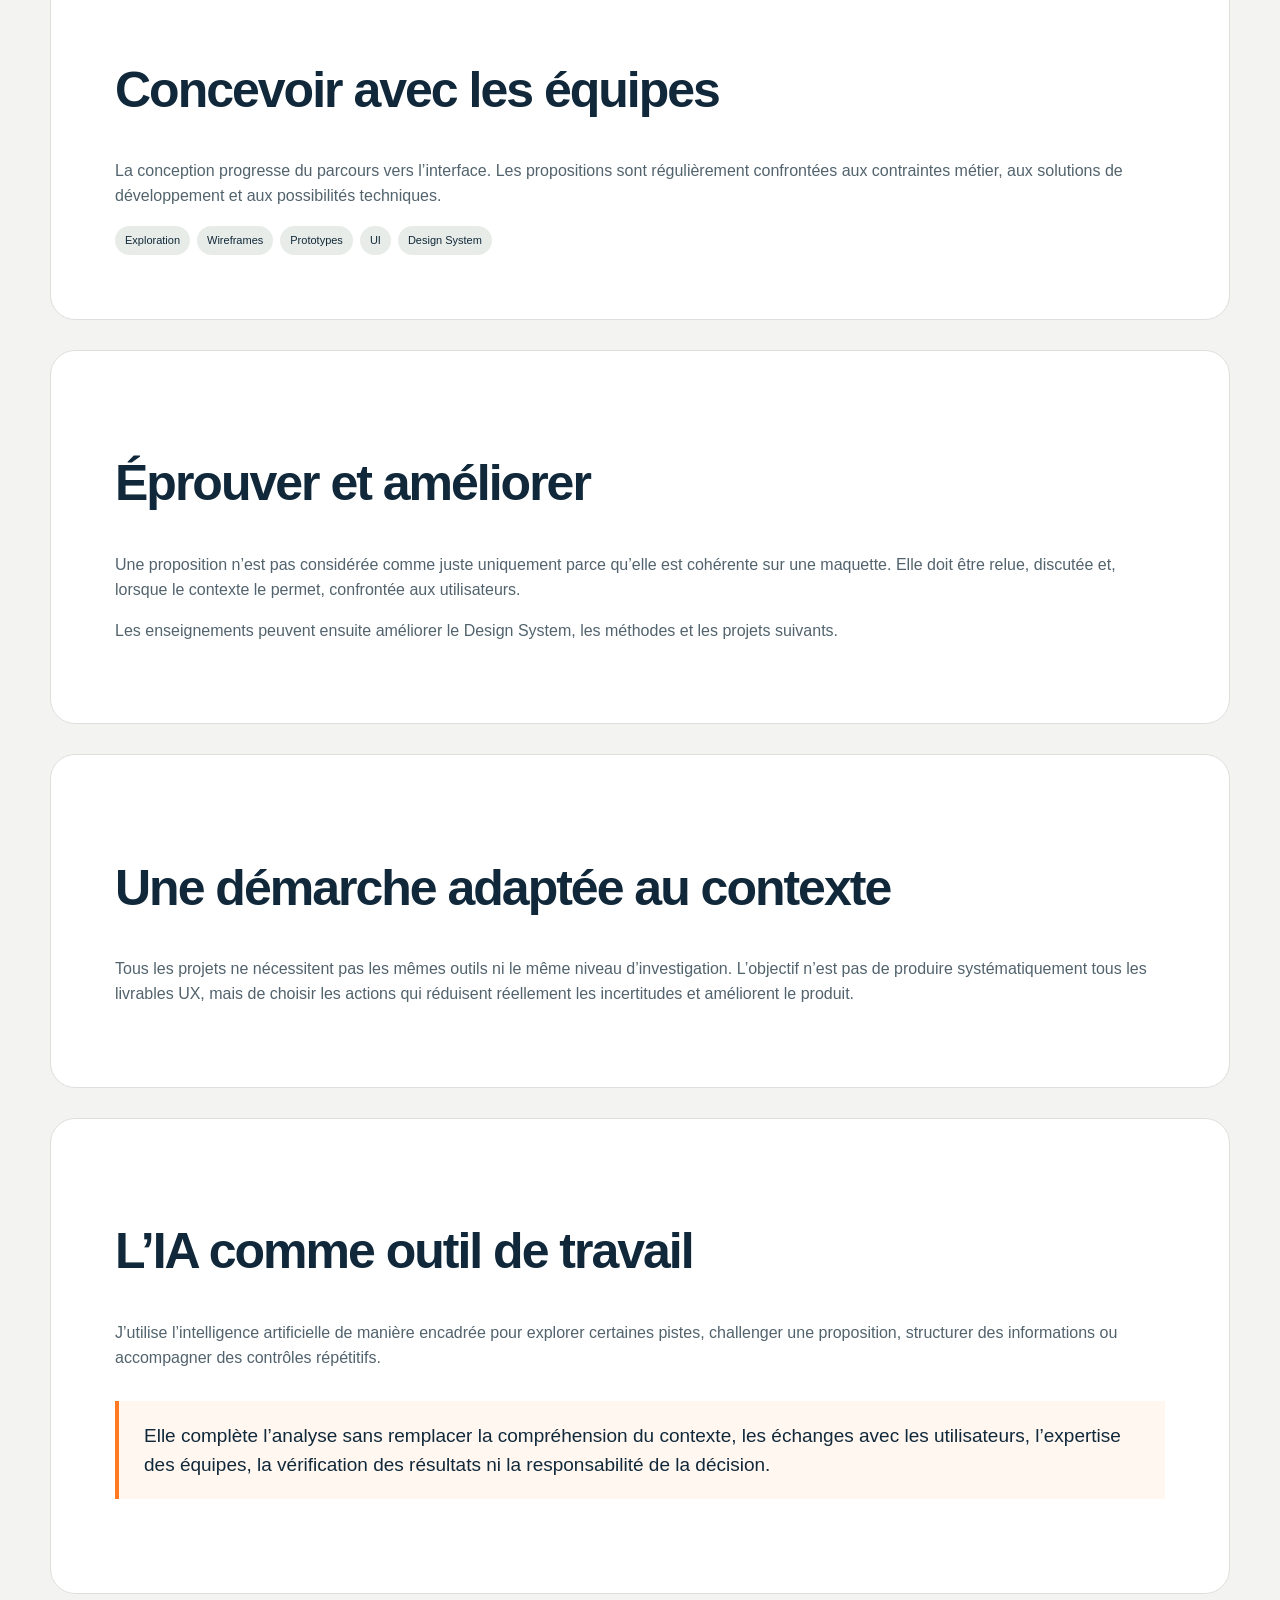
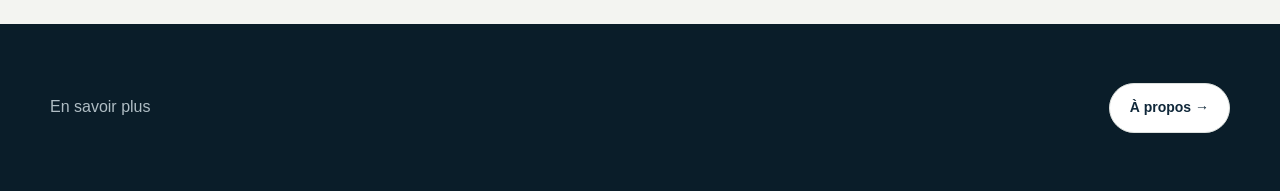
<file: method.html>
<!doctype html><html lang="fr"><head><meta charset="utf-8"><meta name="viewport" content="width=device-width,initial-scale=1"><title>Démarche UX / Anne Adjani</title><link rel="stylesheet" href="assets/styles.css"></head><body><header class="nav"><div class="wrap"><a class="logo" href="index.html">AP</a><nav class="links"><a href="systems.html">Systèmes & métiers complexes</a><a href="projects.html">Produits numériques</a><a href="method.html">Démarche</a><a href="about.html">À propos</a></nav></div></header><main class="wrap"><section class="page-hero"><div class="eyebrow">Ma démarche</div><h1>Concevoir à partir du réel.</h1><p>Je ne commence pas par dessiner une interface. Je cherche d’abord à comprendre le contexte, les utilisateurs, leurs objectifs et les contraintes qui encadrent le produit.</p></section><section class="article"><div class="case-flow"><div><b>01</b>Observer et comprendre</div><div><b>02</b>Structurer le problème</div><div><b>03</b>Concevoir avec les équipes</div><div><b>04</b>Éprouver et améliorer</div></div></section><section class="article"><h2>Observer et comprendre</h2><p>Recueillir les besoins ne consiste pas uniquement à demander aux utilisateurs ce qu’ils souhaitent. Il faut comprendre ce qu’ils font réellement, dans quelles conditions et avec quelles difficultés.</p><div class="tags"><span class="tag">Entretiens</span><span class="tag">Observation terrain</span><span class="tag">Analyse des tâches</span><span class="tag">Ateliers de cadrage</span><span class="tag">Audit de l’existant</span></div></section><section class="article"><h2>Structurer le problème</h2><p>Les informations recueillies sont organisées pour faire émerger les priorités, les parcours et les points de friction. L’objectif est de partager une compréhension commune de ce que le produit doit résoudre.</p><div class="tags"><span class="tag">Synthèse des besoins</span><span class="tag">Parcours utilisateurs</span><span class="tag">Scénarios</span><span class="tag">Arborescence</span><span class="tag">Priorisation</span></div></section><section class="article"><h2>Concevoir avec les équipes</h2><p>La conception progresse du parcours vers l’interface. Les propositions sont régulièrement confrontées aux contraintes métier, aux solutions de développement et aux possibilités techniques.</p><div class="tags"><span class="tag">Exploration</span><span class="tag">Wireframes</span><span class="tag">Prototypes</span><span class="tag">UI</span><span class="tag">Design System</span></div></section><section class="article"><h2>Éprouver et améliorer</h2><p>Une proposition n’est pas considérée comme juste uniquement parce qu’elle est cohérente sur une maquette. Elle doit être relue, discutée et, lorsque le contexte le permet, confrontée aux utilisateurs.</p><p>Les enseignements peuvent ensuite améliorer le Design System, les méthodes et les projets suivants.</p></section><section class="article"><h2>Une démarche adaptée au contexte</h2><p>Tous les projets ne nécessitent pas les mêmes outils ni le même niveau d’investigation. L’objectif n’est pas de produire systématiquement tous les livrables UX, mais de choisir les actions qui réduisent réellement les incertitudes et améliorent le produit.</p></section><section class="article"><h2>L’IA comme outil de travail</h2><p>J’utilise l’intelligence artificielle de manière encadrée pour explorer certaines pistes, challenger une proposition, structurer des informations ou accompagner des contrôles répétitifs.</p><div class="callout">Elle complète l’analyse sans remplacer la compréhension du contexte, les échanges avec les utilisateurs, l’expertise des équipes, la vérification des résultats ni la responsabilité de la décision.</div></section></main><footer class="footer"><div class="wrap"><p>En savoir plus</p><a class="btn" href="about.html">À propos →</a></div></footer><script src="assets/site.js"></script></body></html>
</file>
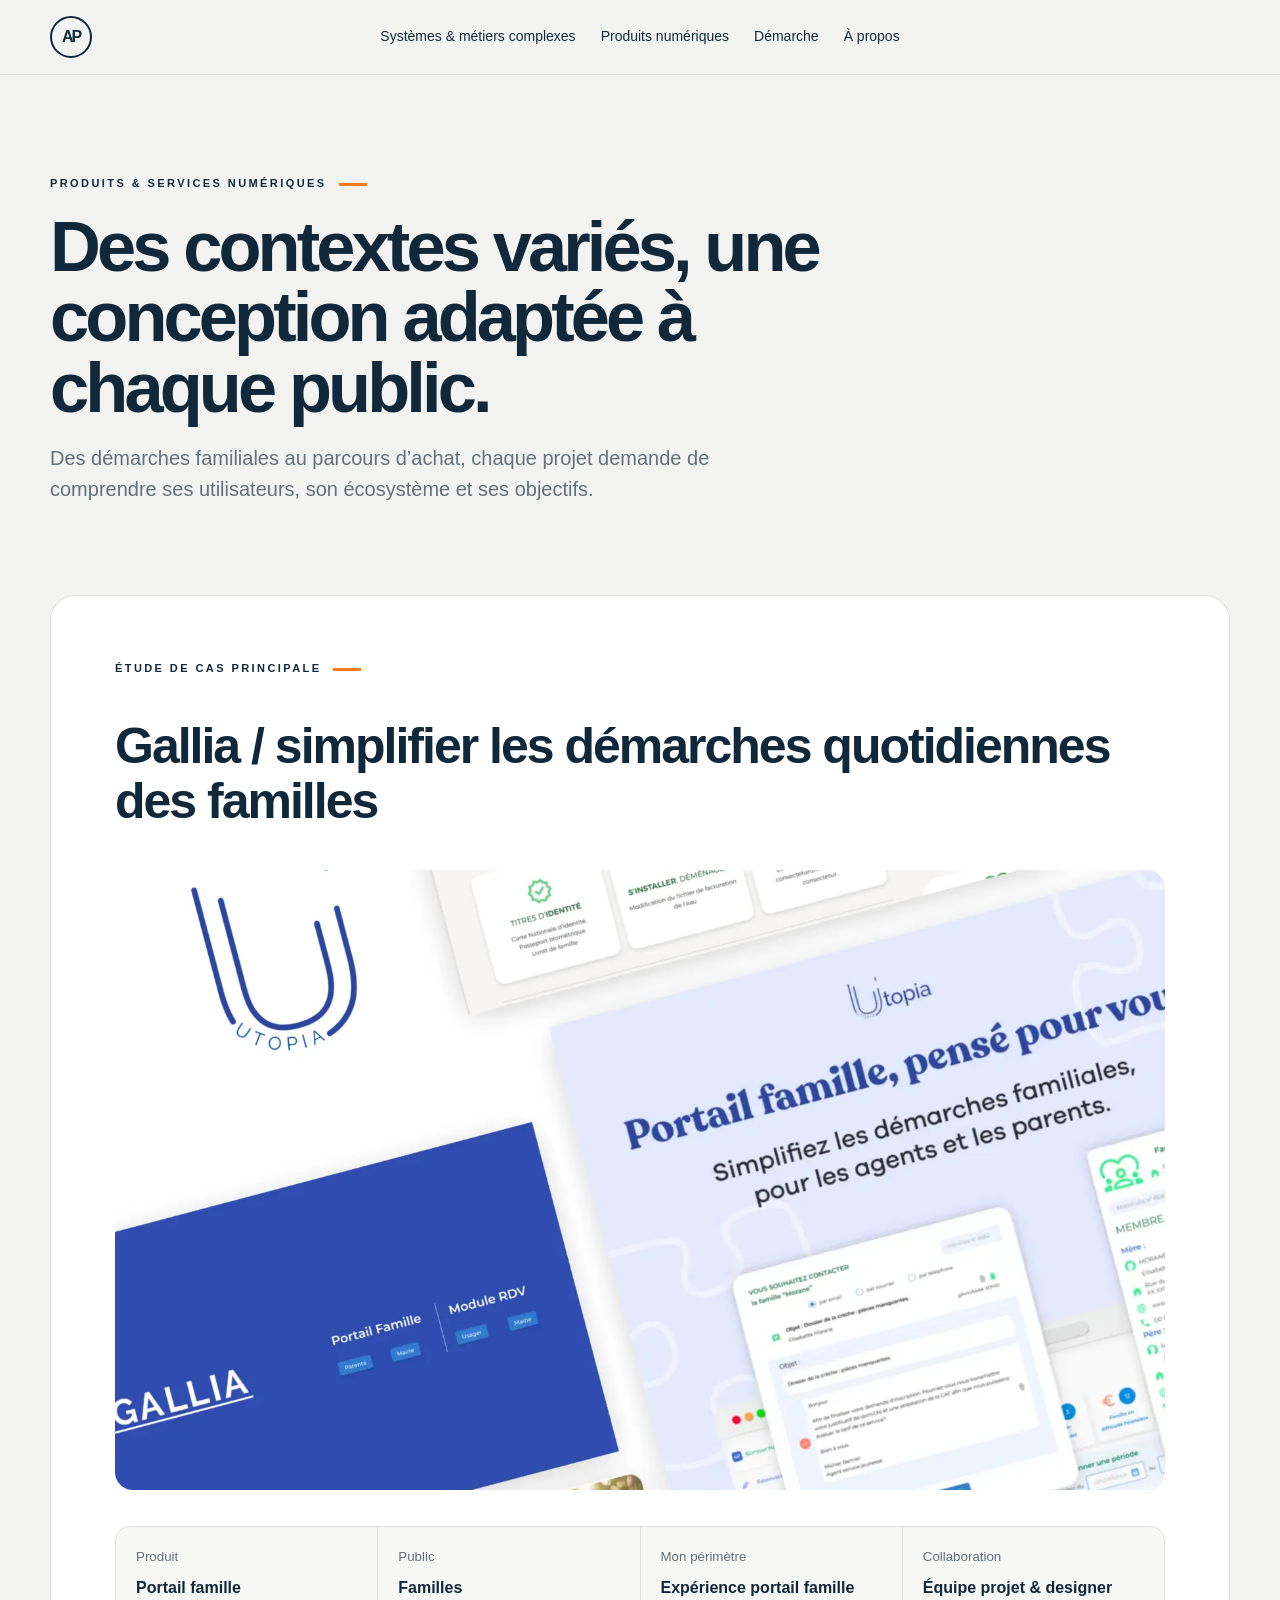
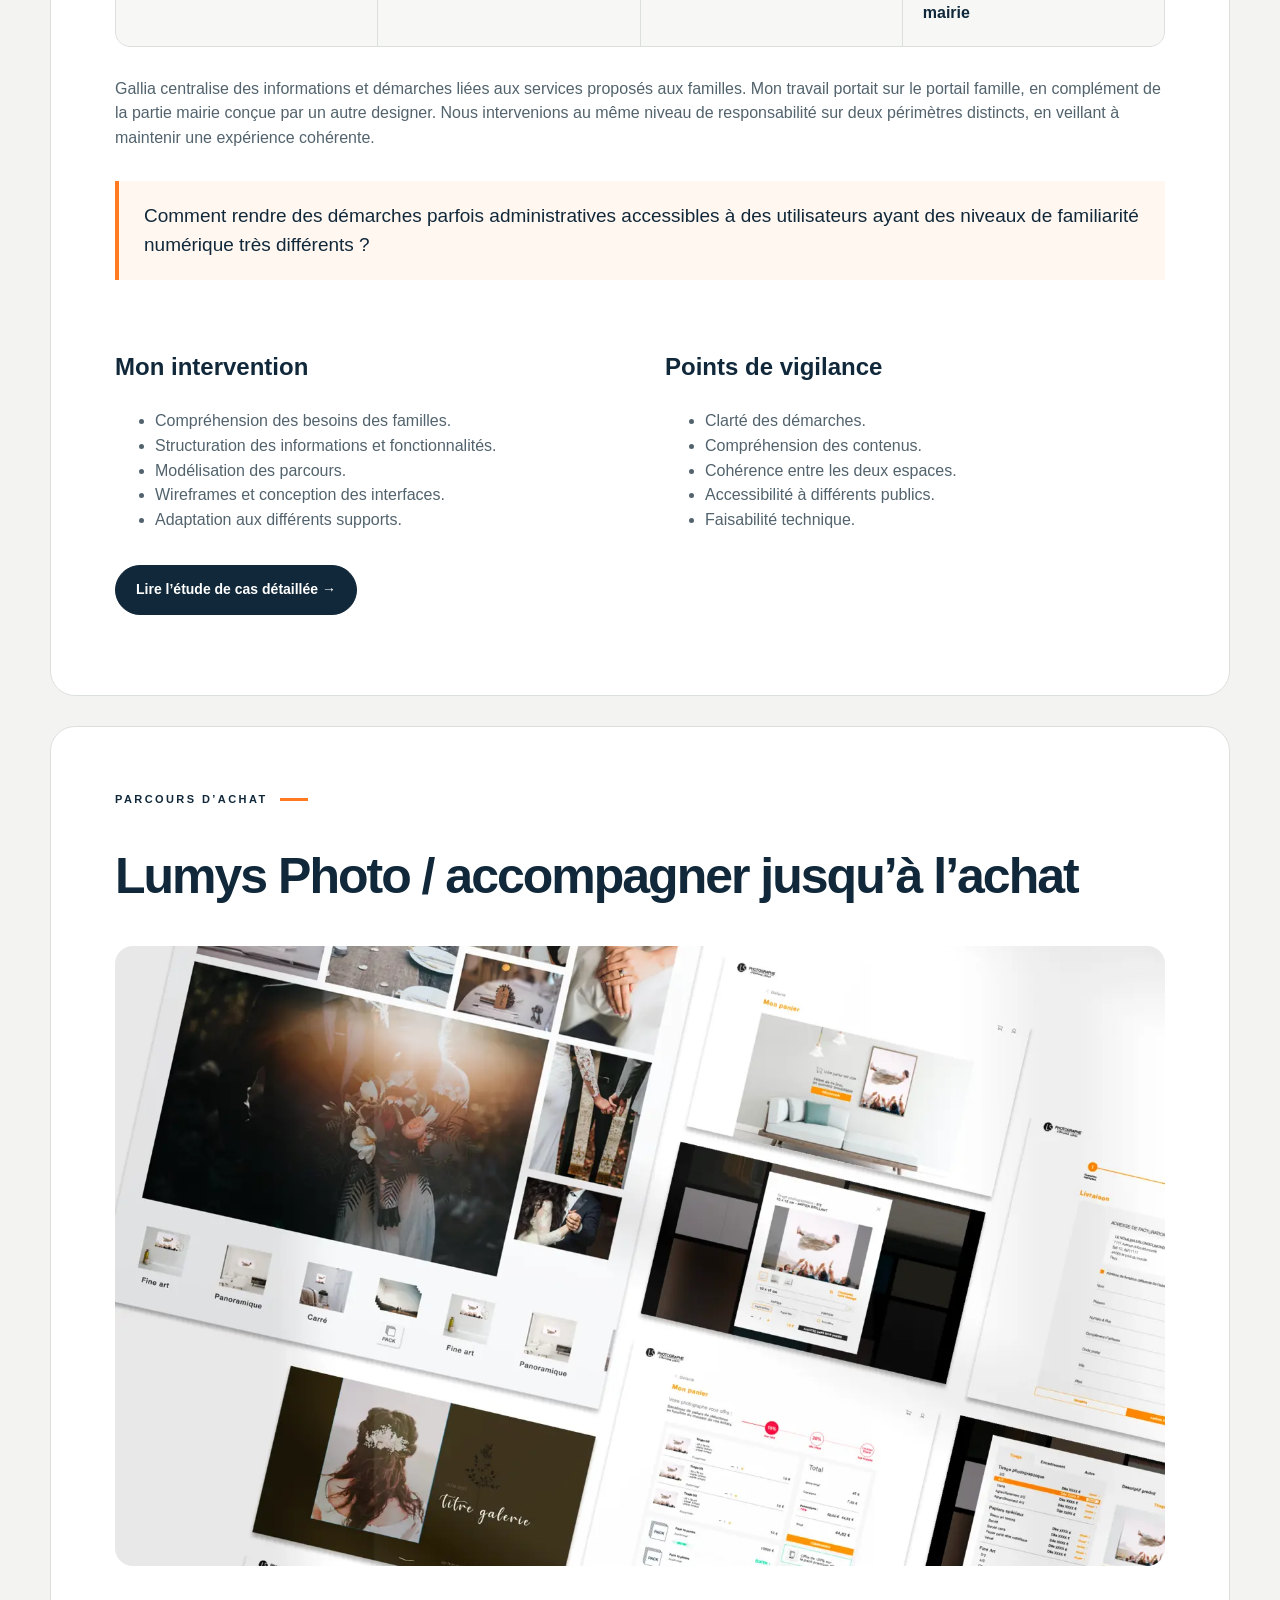
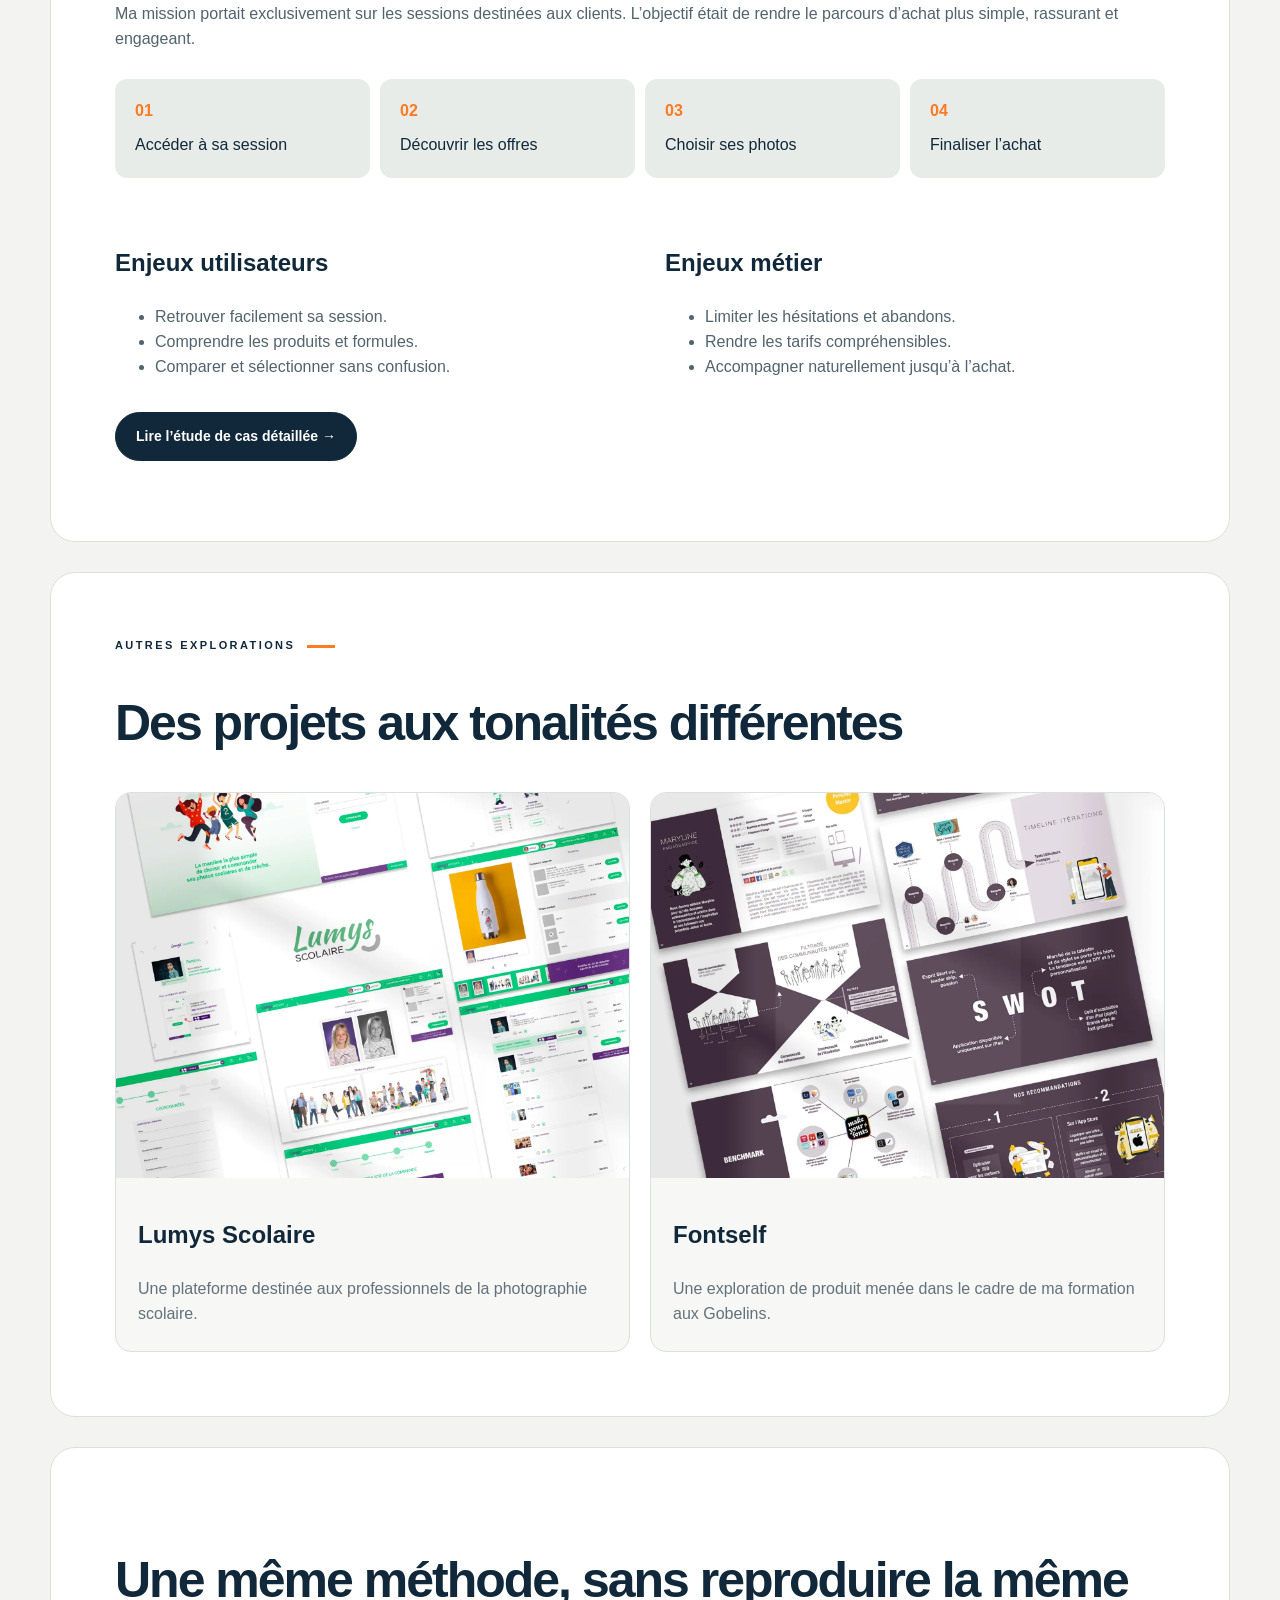
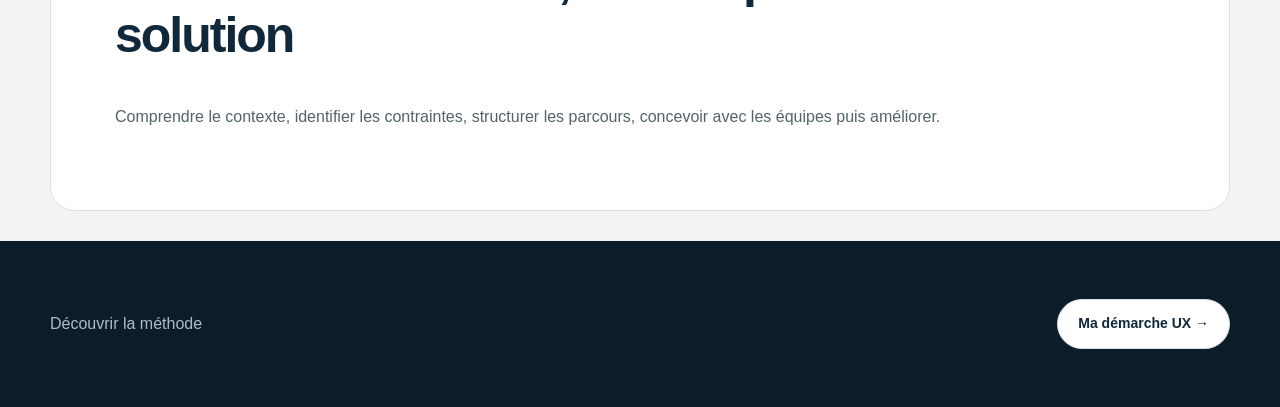
<file: projects.html>
<!doctype html><html lang="fr"><head><meta charset="utf-8"><meta name="viewport" content="width=device-width,initial-scale=1"><title>Produits numériques / Anne Adjani</title><link rel="stylesheet" href="assets/styles.css"></head><body><header class="nav"><div class="wrap"><a class="logo" href="index.html">AP</a><nav class="links"><a href="systems.html">Systèmes & métiers complexes</a><a href="projects.html">Produits numériques</a><a href="method.html">Démarche</a><a href="about.html">À propos</a></nav></div></header><main class="wrap"><section class="page-hero"><div class="eyebrow">Produits & services numériques</div><h1>Des contextes variés, une conception adaptée à chaque public.</h1><p>Des démarches familiales au parcours d’achat, chaque projet demande de comprendre ses utilisateurs, son écosystème et ses objectifs.</p></section>
<section class="article"><div class="kicker">Étude de cas principale</div><h2>Gallia / simplifier les démarches quotidiennes des familles</h2><figure class="case-visual landscape"><img src="assets/projects/gallia.webp" alt="Montage des interfaces du portail famille Gallia"></figure><div class="facts"><div class="fact"><small>Produit</small><strong>Portail famille</strong></div><div class="fact"><small>Public</small><strong>Familles</strong></div><div class="fact"><small>Mon périmètre</small><strong>Expérience portail famille</strong></div><div class="fact"><small>Collaboration</small><strong>Équipe projet & designer mairie</strong></div></div><p>Gallia centralise des informations et démarches liées aux services proposés aux familles. Mon travail portait sur le portail famille, en complément de la partie mairie conçue par un autre designer. Nous intervenions au même niveau de responsabilité sur deux périmètres distincts, en veillant à maintenir une expérience cohérente.</p><div class="callout">Comment rendre des démarches parfois administratives accessibles à des utilisateurs ayant des niveaux de familiarité numérique très différents ?</div><div class="cols"><div><h3>Mon intervention</h3><ul><li>Compréhension des besoins des familles.</li><li>Structuration des informations et fonctionnalités.</li><li>Modélisation des parcours.</li><li>Wireframes et conception des interfaces.</li><li>Adaptation aux différents supports.</li></ul></div><div><h3>Points de vigilance</h3><ul><li>Clarté des démarches.</li><li>Compréhension des contenus.</li><li>Cohérence entre les deux espaces.</li><li>Accessibilité à différents publics.</li><li>Faisabilité technique.</li></ul></div></div><p><a class="btn primary" href="gallia.html">Lire l’étude de cas détaillée →</a></p></section>
<section class="article"><div class="kicker">Parcours d’achat</div><h2>Lumys Photo / accompagner jusqu’à l’achat</h2><figure class="case-visual landscape"><img src="assets/projects/lumys-photo.webp" alt="Montage des écrans du parcours d’achat Lumys Photo"></figure><p>Ma mission portait exclusivement sur les sessions destinées aux clients. L’objectif était de rendre le parcours d’achat plus simple, rassurant et engageant.</p><div class="case-flow"><div><b>01</b>Accéder à sa session</div><div><b>02</b>Découvrir les offres</div><div><b>03</b>Choisir ses photos</div><div><b>04</b>Finaliser l’achat</div></div><div class="cols"><div><h3>Enjeux utilisateurs</h3><ul><li>Retrouver facilement sa session.</li><li>Comprendre les produits et formules.</li><li>Comparer et sélectionner sans confusion.</li></ul></div><div><h3>Enjeux métier</h3><ul><li>Limiter les hésitations et abandons.</li><li>Rendre les tarifs compréhensibles.</li><li>Accompagner naturellement jusqu’à l’achat.</li></ul></div></div><p><a class="btn primary" href="lumys.html">Lire l’étude de cas détaillée →</a></p></section>
<section class="article"><div class="kicker">Autres explorations</div><h2>Des projets aux tonalités différentes</h2><div class="secondary-projects"><article><img src="assets/projects/lumys-scolaire.webp" alt="Montage du produit Lumys Scolaire"><h3>Lumys Scolaire</h3><p>Une plateforme destinée aux professionnels de la photographie scolaire.</p></article><article><img src="assets/projects/fontself.webp" alt="Recherche et conception autour du projet Fontself"><h3>Fontself</h3><p>Une exploration de produit menée dans le cadre de ma formation aux Gobelins.</p></article></div></section>
<section class="article"><h2>Une même méthode, sans reproduire la même solution</h2><p>Comprendre le contexte, identifier les contraintes, structurer les parcours, concevoir avec les équipes puis améliorer.</p></section></main><footer class="footer"><div class="wrap"><p>Découvrir la méthode</p><a class="btn" href="method.html">Ma démarche UX →</a></div></footer><script src="assets/site.js"></script></body></html>
</file>
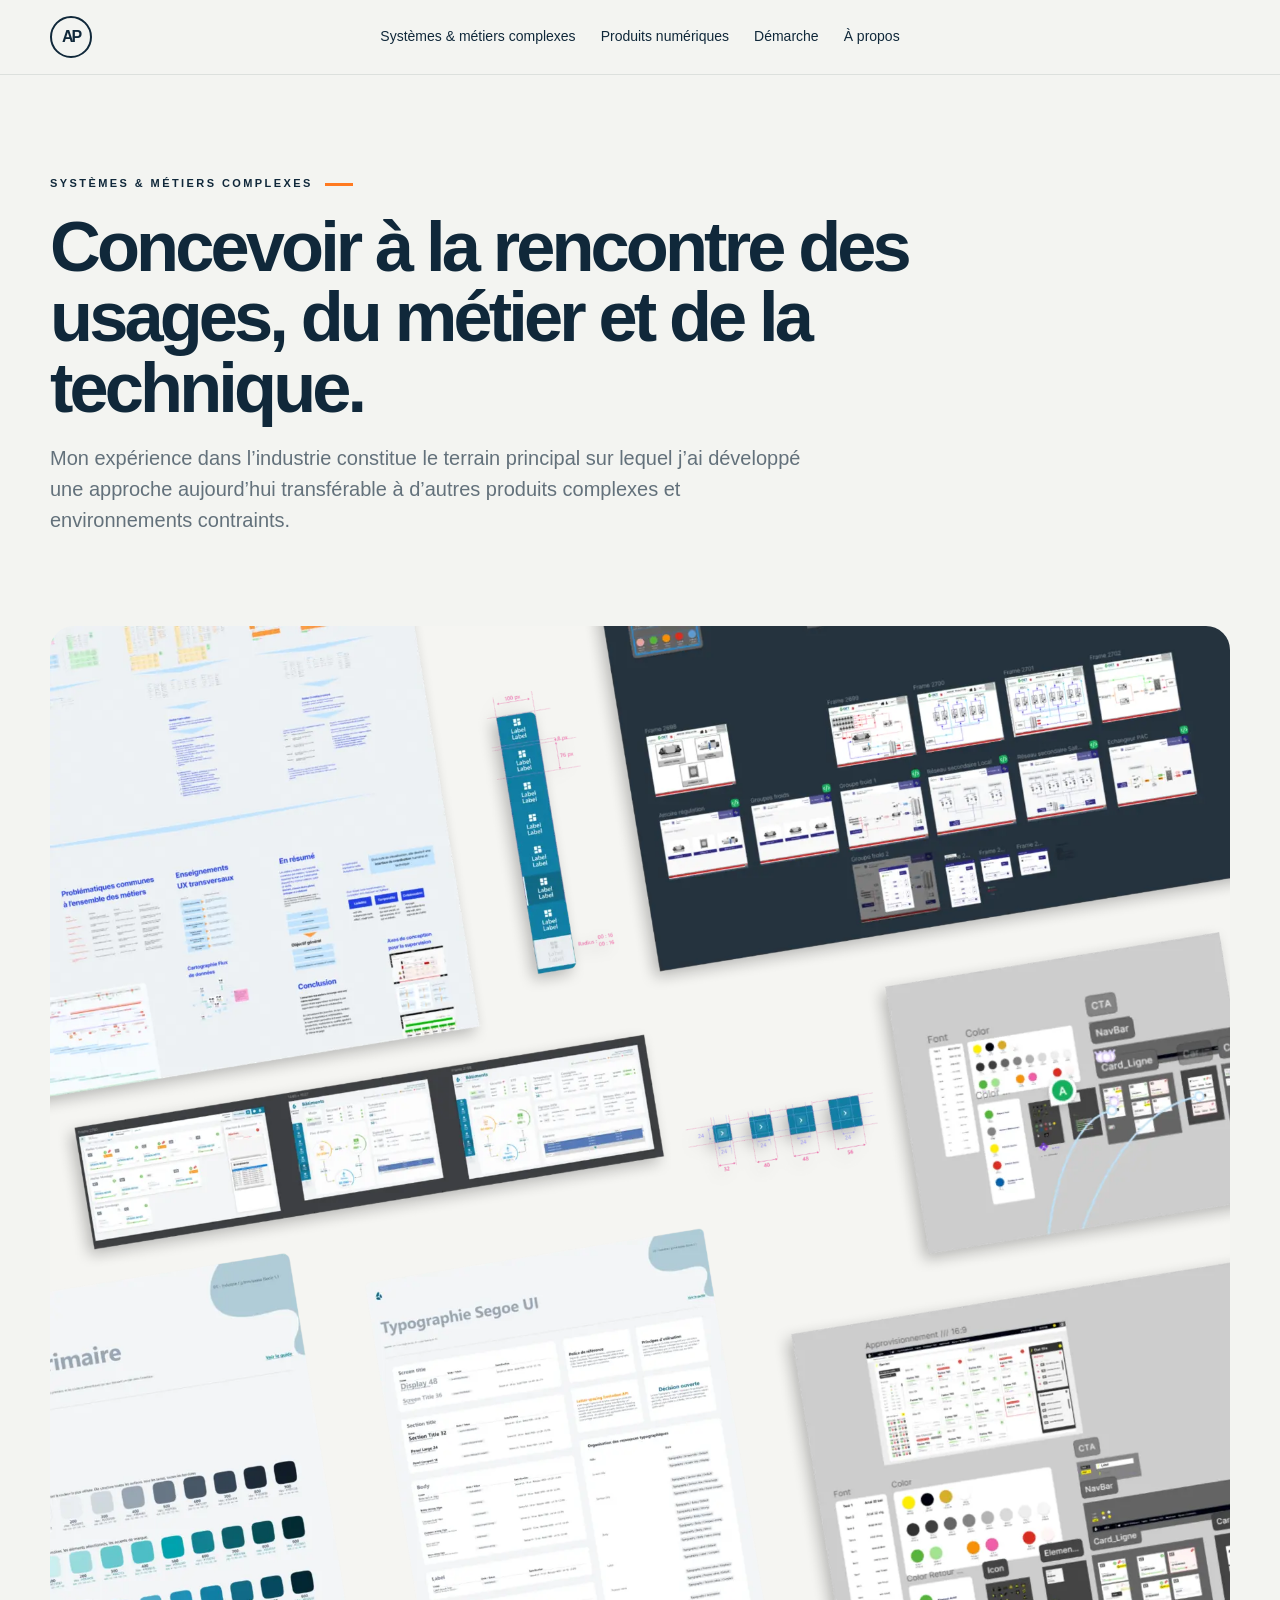
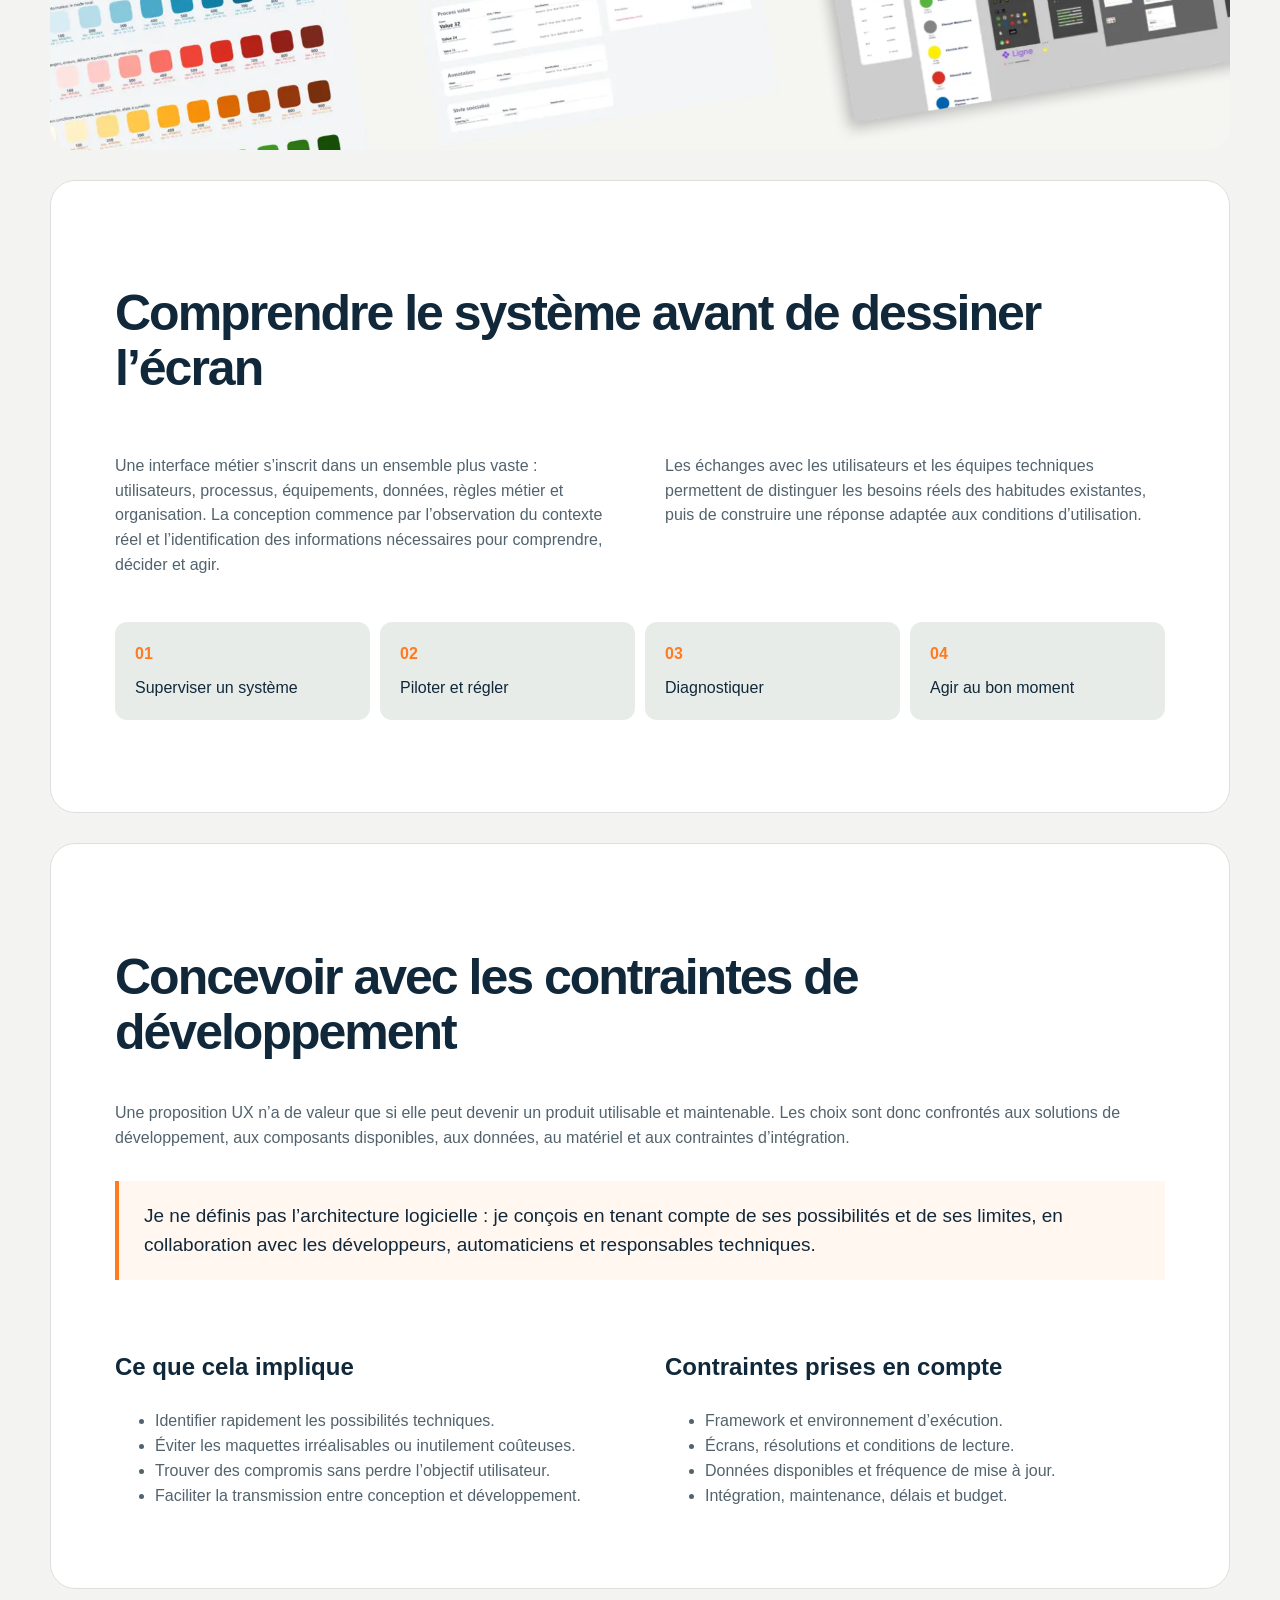
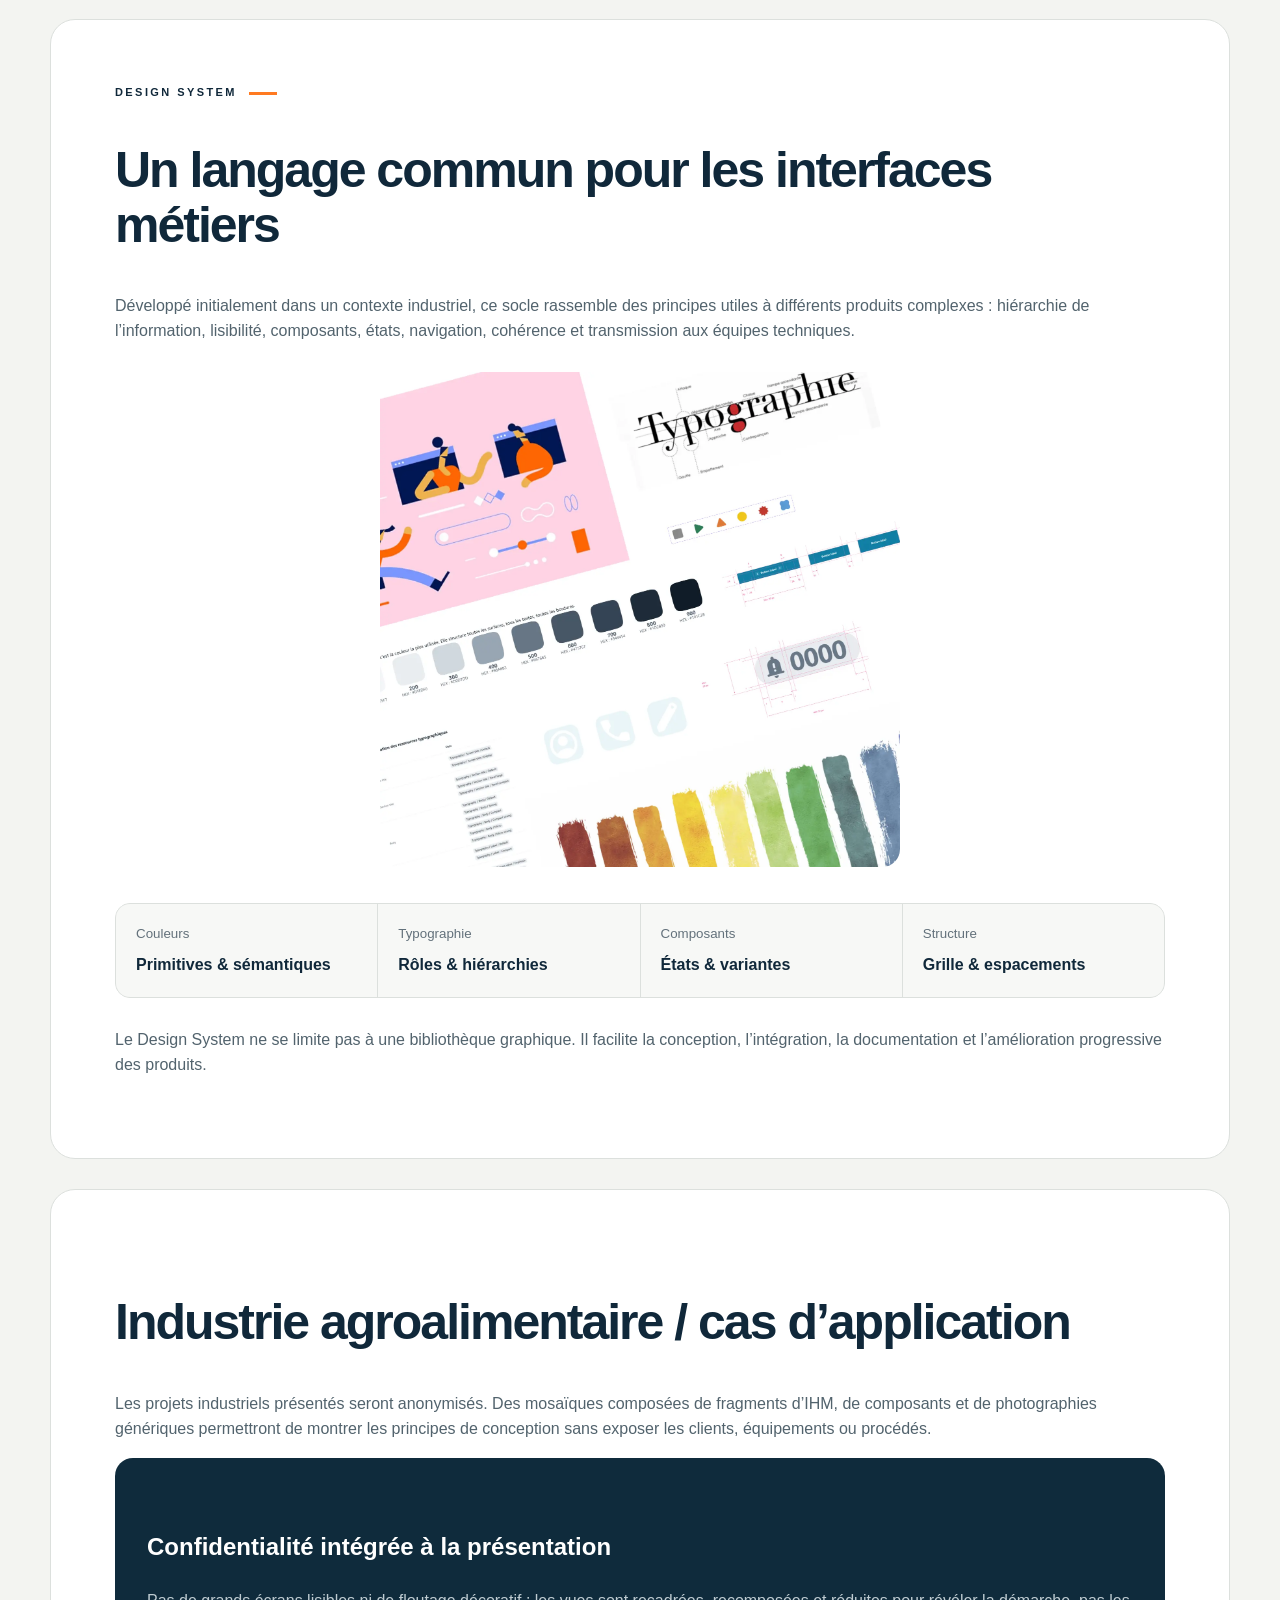
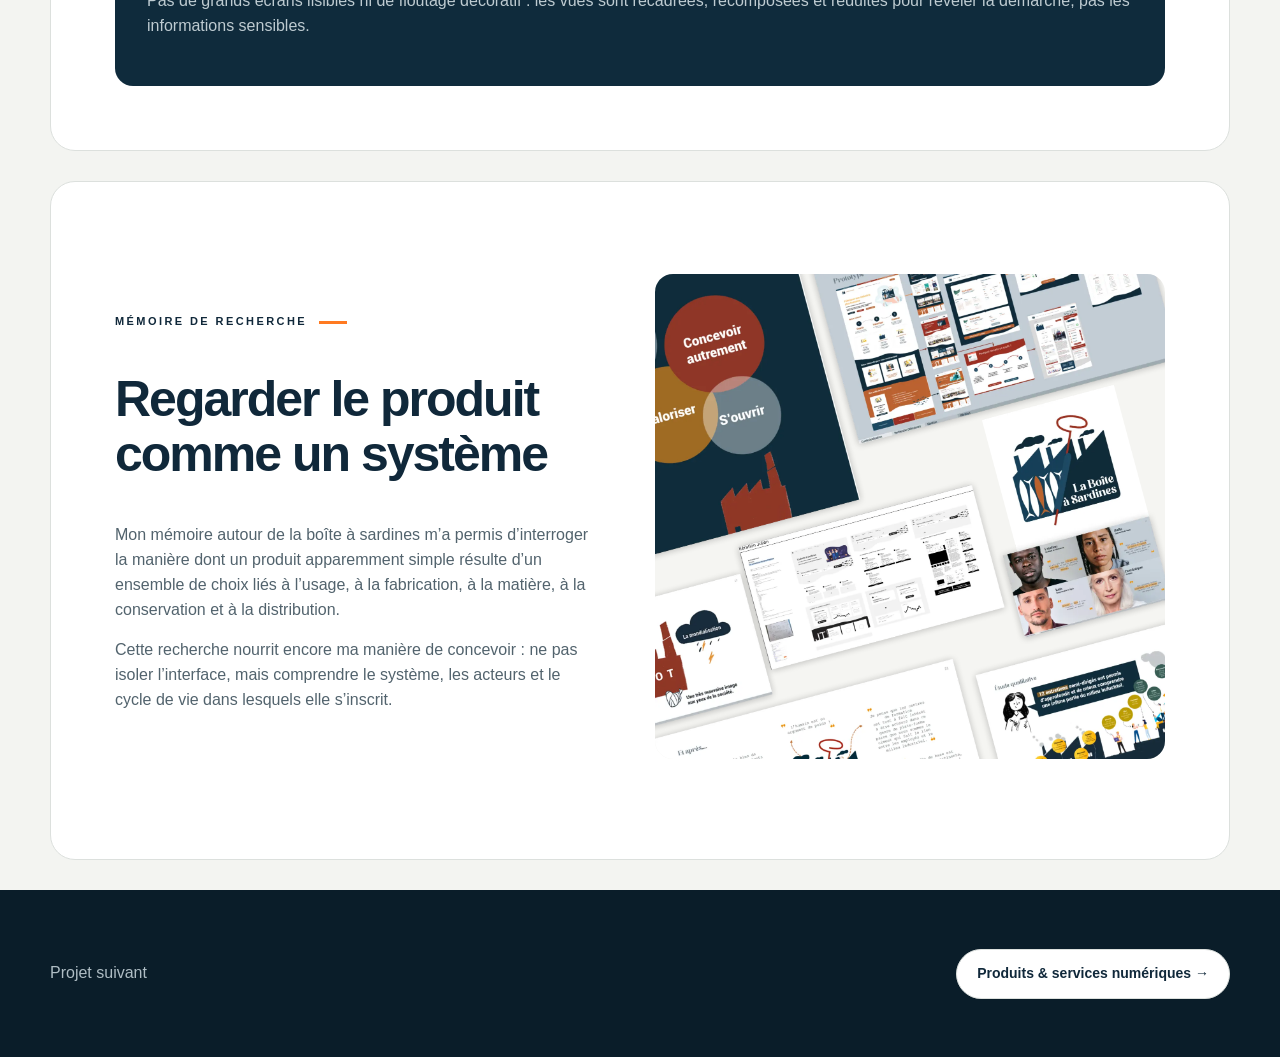
<file: systems.html>
<!doctype html><html lang="fr"><head><meta charset="utf-8"><meta name="viewport" content="width=device-width,initial-scale=1"><title>Systèmes & métiers complexes / Anne Adjani</title><link rel="stylesheet" href="assets/styles.css"></head><body><header class="nav"><div class="wrap"><a class="logo" href="index.html">AP</a><nav class="links"><a href="systems.html">Systèmes & métiers complexes</a><a href="projects.html">Produits numériques</a><a href="method.html">Démarche</a><a href="about.html">À propos</a></nav></div></header><main class="wrap"><section class="page-hero"><div class="eyebrow">Systèmes & métiers complexes</div><h1>Concevoir à la rencontre des usages, du métier et de la technique.</h1><p>Mon expérience dans l’industrie constitue le terrain principal sur lequel j’ai développé une approche aujourd’hui transférable à d’autres produits complexes et environnements contraints.</p></section>
<figure class="case-visual full-bleed"><img src="assets/projects/industrie.webp" alt="Montage anonymisé de recherches, composants et interfaces industrielles"></figure>
<section class="article"><h2>Comprendre le système avant de dessiner l’écran</h2><div class="cols"><p>Une interface métier s’inscrit dans un ensemble plus vaste : utilisateurs, processus, équipements, données, règles métier et organisation. La conception commence par l’observation du contexte réel et l’identification des informations nécessaires pour comprendre, décider et agir.</p><p>Les échanges avec les utilisateurs et les équipes techniques permettent de distinguer les besoins réels des habitudes existantes, puis de construire une réponse adaptée aux conditions d’utilisation.</p></div><div class="case-flow"><div><b>01</b>Superviser un système</div><div><b>02</b>Piloter et régler</div><div><b>03</b>Diagnostiquer</div><div><b>04</b>Agir au bon moment</div></div></section>
<section class="article"><h2>Concevoir avec les contraintes de développement</h2><p>Une proposition UX n’a de valeur que si elle peut devenir un produit utilisable et maintenable. Les choix sont donc confrontés aux solutions de développement, aux composants disponibles, aux données, au matériel et aux contraintes d’intégration.</p><div class="callout">Je ne définis pas l’architecture logicielle : je conçois en tenant compte de ses possibilités et de ses limites, en collaboration avec les développeurs, automaticiens et responsables techniques.</div><div class="cols"><div><h3>Ce que cela implique</h3><ul><li>Identifier rapidement les possibilités techniques.</li><li>Éviter les maquettes irréalisables ou inutilement coûteuses.</li><li>Trouver des compromis sans perdre l’objectif utilisateur.</li><li>Faciliter la transmission entre conception et développement.</li></ul></div><div><h3>Contraintes prises en compte</h3><ul><li>Framework et environnement d’exécution.</li><li>Écrans, résolutions et conditions de lecture.</li><li>Données disponibles et fréquence de mise à jour.</li><li>Intégration, maintenance, délais et budget.</li></ul></div></div></section>
<section class="article" id="design-system"><div class="kicker">Design System</div><h2>Un langage commun pour les interfaces métiers</h2><p>Développé initialement dans un contexte industriel, ce socle rassemble des principes utiles à différents produits complexes : hiérarchie de l’information, lisibilité, composants, états, navigation, cohérence et transmission aux équipes techniques.</p><figure class="case-visual ds-visual"><img src="assets/projects/design-system.webp" alt="Extrait du montage consacré au Design System"></figure><div class="facts"><div class="fact"><small>Couleurs</small><strong>Primitives & sémantiques</strong></div><div class="fact"><small>Typographie</small><strong>Rôles & hiérarchies</strong></div><div class="fact"><small>Composants</small><strong>États & variantes</strong></div><div class="fact"><small>Structure</small><strong>Grille & espacements</strong></div></div><p>Le Design System ne se limite pas à une bibliothèque graphique. Il facilite la conception, l’intégration, la documentation et l’amélioration progressive des produits.</p></section>
<section class="article"><h2>Industrie agroalimentaire / cas d’application</h2><p>Les projets industriels présentés seront anonymisés. Des mosaïques composées de fragments d’IHM, de composants et de photographies génériques permettront de montrer les principes de conception sans exposer les clients, équipements ou procédés.</p><div class="confidential"><h3>Confidentialité intégrée à la présentation</h3><p>Pas de grands écrans lisibles ni de floutage décoratif : les vues sont recadrées, recomposées et réduites pour révéler la démarche, pas les informations sensibles.</p></div></section>
<section class="article"><div class="case-split"><div><div class="kicker">Mémoire de recherche</div><h2>Regarder le produit comme un système</h2><p>Mon mémoire autour de la boîte à sardines m’a permis d’interroger la manière dont un produit apparemment simple résulte d’un ensemble de choix liés à l’usage, à la fabrication, à la matière, à la conservation et à la distribution.</p><p>Cette recherche nourrit encore ma manière de concevoir : ne pas isoler l’interface, mais comprendre le système, les acteurs et le cycle de vie dans lesquels elle s’inscrit.</p></div><figure class="case-visual"><img src="assets/projects/boite-sardines.webp" alt="Synthèse visuelle du mémoire sur la boîte à sardines"></figure></div></section></main><footer class="footer"><div class="wrap"><p>Projet suivant</p><a class="btn" href="projects.html">Produits & services numériques →</a></div></footer><script src="assets/site.js"></script></body></html>
</file>
<file: assets/styles.css>
:root{--ink:#10283a;--muted:#63717b;--paper:#f3f4f1;--white:#fff;--line:#dce0dd;--orange:#ff7a21;--green:#1c826b;--navy:#0f2b3c;--soft:#e8ece8;--r:18px;--shadow:0 18px 55px rgba(16,40,58,.08)}
*{box-sizing:border-box}html{scroll-behavior:smooth}body{margin:0;background:var(--paper);color:var(--ink);font-family:Inter,Arial,sans-serif;line-height:1.55}a{color:inherit;text-decoration:none}img{max-width:100%}.wrap{width:min(1180px,calc(100% - 40px));margin:auto}.nav{position:sticky;top:0;z-index:20;background:rgba(243,244,241,.9);backdrop-filter:blur(14px);border-bottom:1px solid var(--line)}.nav .wrap{height:74px;display:flex;align-items:center;gap:32px}.logo{width:42px;height:42px;border:2px solid var(--ink);border-radius:50%;display:grid;place-items:center;font-weight:800;letter-spacing:-2px}.links{display:flex;gap:25px;margin-left:auto;font-size:14px}.contact{background:var(--ink);color:white;padding:11px 18px;border-radius:999px}.hero{min-height:700px;display:grid;grid-template-columns:.9fr 1.1fr;align-items:center;gap:55px;padding:76px 0 54px}.eyebrow,.kicker{font-size:11px;letter-spacing:.22em;text-transform:uppercase;font-weight:700}.eyebrow:after,.kicker:after{content:"";display:inline-block;width:28px;height:3px;background:var(--orange);margin-left:12px;vertical-align:middle}.hero h1{font-size:clamp(48px,6vw,82px);line-height:1.02;letter-spacing:-.055em;margin:20px 0 25px;max-width:720px}.lead{font-size:18px;color:var(--muted);max-width:610px}.actions{display:flex;gap:14px;margin-top:30px}.btn{display:inline-flex;align-items:center;gap:15px;padding:13px 20px;border:1px solid var(--line);border-radius:999px;background:white;font-weight:700;font-size:14px}.btn.primary{background:var(--ink);color:#fff;border-color:var(--ink)}.mosaic{position:relative;min-height:570px;border-radius:26px;background:linear-gradient(145deg,#e8ece8,#fff);overflow:hidden;border:1px solid var(--line);box-shadow:var(--shadow)}.factory{position:absolute;inset:0;background:linear-gradient(180deg,transparent 35%,rgba(15,43,60,.2)),repeating-linear-gradient(90deg,transparent 0 74px,rgba(16,40,58,.035) 75px),linear-gradient(135deg,#dde2dc,#f7f7f3);}.blueprint{position:absolute;right:8%;top:8%;width:50%;height:48%;background:var(--navy);border-radius:14px;color:#d9e8e3;padding:24px;box-shadow:0 20px 40px #10283a33}.blueprint:before{content:"SYSTÈME / ÉTATS / FLUX";font-size:10px;letter-spacing:.18em}.rings{width:190px;height:190px;border:1px solid #8fa4ad;border-radius:50%;margin:30px auto;position:relative}.rings:after,.rings:before{content:"";position:absolute;inset:28px;border:1px solid #6f8993;border-radius:50%}.rings:after{inset:62px;background:conic-gradient(var(--green) 0 28%,transparent 28%)}.ui-card{position:absolute;background:rgba(255,255,255,.94);border:1px solid var(--line);border-radius:13px;box-shadow:0 15px 35px #10283a18;padding:17px}.ui-card.menu{left:7%;top:36%;width:42%}.ui-card.metric{right:5%;top:56%;width:35%}.ui-card.palette{left:17%;bottom:7%;width:58%}.mini-row{display:flex;align-items:center;gap:9px;padding:9px 0;border-bottom:1px solid #edf0ed;font-size:12px}.dot{width:8px;height:8px;border-radius:50%;background:var(--green)}.bars{display:flex;align-items:end;gap:5px;height:45px;margin-top:10px}.bars i{display:block;width:9px;background:var(--green);border-radius:4px}.swatches{display:flex;gap:8px}.swatches i{width:34px;height:34px;border-radius:9px;background:var(--ink)}.swatches i:nth-child(2){background:var(--green)}.swatches i:nth-child(3){background:var(--orange)}.swatches i:nth-child(4){background:#dfe4e0}.section{padding:95px 0}.section-head{display:flex;justify-content:space-between;align-items:end;margin-bottom:34px}.section h2{font-size:clamp(34px,4vw,56px);letter-spacing:-.045em;line-height:1.05;margin:14px 0}.section-head p{max-width:440px;color:var(--muted)}.project-grid{display:grid;grid-template-columns:1.25fr 1fr 1fr;gap:18px}.project{background:#fff;border:1px solid var(--line);border-radius:var(--r);overflow:hidden;transition:.2s}.project:hover{transform:translateY(-4px);box-shadow:var(--shadow)}.visual{height:275px;padding:20px;background:#e7ebe7;position:relative;overflow:hidden}.visual.dark{background:var(--navy)}.visual.warm{background:#f0e8df}.screen{position:absolute;background:white;border-radius:10px;border:1px solid #dfe3df;box-shadow:0 12px 25px #10283a20;overflow:hidden}.screen.one{width:68%;height:68%;left:8%;top:14%}.screen.two{width:50%;height:55%;right:-5%;bottom:-3%}.screen.three{width:38%;height:42%;right:6%;top:8%}.screen .top{height:22px;background:#edf1ee;border-bottom:1px solid #dfe3df}.screen.darkish{background:#15384b;border-color:#284b5d}.screen.darkish .top{background:#0c2433;border-color:#345363}.screen-lines{padding:12px}.screen-lines i{display:block;height:7px;background:#dbe2de;border-radius:5px;margin:7px 0}.screen-lines i:nth-child(2){width:65%}.screen-lines i:nth-child(3){width:82%}.project-copy{padding:23px}.project-copy h3{font-size:25px;line-height:1.1;margin:5px 0 10px}.project-copy p{color:var(--muted);font-size:14px;min-height:66px}.tags{display:flex;flex-wrap:wrap;gap:7px;margin-top:17px}.tag{font-size:11px;padding:6px 10px;background:var(--soft);border-radius:999px}.expertise{display:grid;grid-template-columns:repeat(4,1fr);border:1px solid var(--line);border-radius:var(--r);overflow:hidden;background:white}.expertise article{padding:32px;border-right:1px solid var(--line)}.expertise article:last-child{border:0}.num{color:var(--orange);font-weight:800;font-size:12px}.expertise h3{font-size:20px;margin:38px 0 10px}.expertise p{color:var(--muted);font-size:14px}.dark-section{background:var(--navy);color:white}.method{display:grid;grid-template-columns:.8fr 1.2fr;gap:70px}.steps{display:grid;grid-template-columns:1fr 1fr;gap:1px;background:#34505e;border:1px solid #34505e}.step{background:var(--navy);padding:30px;min-height:210px}.step b{color:var(--orange);font-size:12px}.step h3{font-size:23px;margin:28px 0 10px}.step p{color:#b9c8ce;font-size:14px}.quote{font-size:clamp(30px,4vw,52px);line-height:1.15;letter-spacing:-.04em;margin:0}.footer{padding:55px 0;background:#0a1d29;color:white}.footer .wrap{display:flex;justify-content:space-between;align-items:center}.footer p{color:#afbdc4}.page-hero{padding:100px 0 70px;max-width:880px}.page-hero h1{font-size:clamp(48px,7vw,90px);line-height:1;letter-spacing:-.055em;margin:20px 0}.page-hero p{font-size:20px;color:var(--muted);max-width:760px}.article{background:#fff;border-radius:25px;border:1px solid var(--line);padding:clamp(30px,5vw,72px);margin-bottom:30px}.article h2{font-size:clamp(30px,4vw,50px);letter-spacing:-.04em;line-height:1.1}.article h3{font-size:24px;margin-top:38px}.article p,.article li{color:#52636d}.cols{display:grid;grid-template-columns:1fr 1fr;gap:50px}.facts{display:grid;grid-template-columns:repeat(4,1fr);gap:1px;background:var(--line);border:1px solid var(--line);border-radius:15px;overflow:hidden;margin:30px 0}.fact{background:#f7f8f6;padding:20px}.fact small{display:block;color:var(--muted);margin-bottom:8px}.callout{border-left:4px solid var(--orange);padding:20px 25px;background:#fff7f0;margin:30px 0;font-size:19px}.case-flow{display:grid;grid-template-columns:repeat(4,1fr);gap:10px;margin:28px 0}.case-flow div{background:var(--soft);padding:20px;border-radius:12px}.case-flow b{display:block;color:var(--orange);margin-bottom:9px}.confidential{background:var(--navy);color:white;padding:32px;border-radius:18px}.confidential p{color:#becbd1}.mobile-menu{display:none}
/* Visuel d'ouverture / assemblage d'interfaces validé */
.hero-wide{width:min(1540px,calc(100% - 56px));margin:auto;grid-template-columns:minmax(390px,.78fr) minmax(620px,1.22fr);gap:12px;min-height:540px;padding:42px 0 16px}
.hero-copy{position:relative;z-index:2;padding-left:0;min-width:0;margin-left:clamp(0px,calc((100vw - 1236px)/2),180px)}
.hero-wide h1{font-size:clamp(42px,4.2vw,58px);max-width:620px;text-wrap:balance}
.page-hero h1{font-size:clamp(44px,5.5vw,72px);max-width:900px}
.hero-montage{margin:0;position:relative;overflow:visible;min-height:510px;background:transparent}
.hero-montage picture,.hero-montage img{display:block;width:100%;height:100%}
.hero-montage img{position:absolute;inset:0;object-fit:contain;object-position:center;-webkit-mask-image:radial-gradient(ellipse 86% 84% at center,#000 70%,transparent 100%);mask-image:radial-gradient(ellipse 86% 84% at center,#000 70%,transparent 100%)}
.project-image{padding:0;background:#f5f5f2}
.project-image img{width:100%;height:100%;display:block;object-fit:cover;transition:transform .35s ease}
.project:hover .project-image img{transform:scale(1.02)}
.design-system-cover img{object-fit:contain;padding:32px}
.case-visual{margin:28px 0 36px;overflow:hidden;border-radius:18px;background:#f5f5f2}
.case-visual img{display:block;width:100%;height:auto}
.case-visual.landscape{max-height:620px}
.case-visual.landscape img{height:100%;max-height:620px;object-fit:cover}
.case-visual.full-bleed{margin:0 0 30px;border-radius:24px}
.case-visual.ds-visual{max-width:520px;margin-left:auto;margin-right:auto;background:transparent}
.case-split{display:grid;grid-template-columns:1fr 1.05fr;gap:55px;align-items:center}
.secondary-projects{display:grid;grid-template-columns:1fr 1fr;gap:20px;margin-top:30px}
.secondary-projects article{overflow:hidden;border:1px solid var(--line);border-radius:16px;background:#f7f8f6}
.secondary-projects img{display:block;width:100%;aspect-ratio:4/3;object-fit:cover}
.secondary-projects h3,.secondary-projects p{margin-left:22px;margin-right:22px}
.secondary-projects p{color:var(--muted);margin-bottom:24px}
.section#projets{padding:18px 0 72px}
.project-heading{align-items:center;margin-bottom:18px;padding-top:4px;border-top:1px solid var(--line)}
.project-heading .kicker{padding-top:16px}
.project-heading p{margin:16px 0 0;font-size:13px}
.section#projets .visual{height:238px}
.section#projets .project-copy{padding:18px 20px 20px}
.section#projets .project-copy h3{font-size:23px}
.section#projets .project-copy p{min-height:44px;margin-top:8px}
@media(max-width:900px){.nav .wrap{height:72px;position:relative;padding:8px 0}.mobile-menu{display:inline-flex;margin-left:auto;border:1px solid var(--line);background:#fff;color:var(--ink);border-radius:999px;padding:10px 16px;font:700 13px/1 Inter,Arial,sans-serif}.links{display:none;position:absolute;z-index:30;left:0;right:0;top:64px;width:auto;margin:0;padding:12px;background:#fff;border:1px solid var(--line);border-radius:16px;box-shadow:var(--shadow);flex-direction:column;gap:4px}.links.open{display:flex}.links a{padding:13px 14px;border-radius:10px}.links a:hover,.links a[aria-current="page"]{background:var(--soft);font-weight:800}.links .contact{padding:13px 14px;border-radius:10px}.hero,.hero-wide{grid-template-columns:1fr;padding-top:55px}.hero-copy{padding-left:0;margin-left:0}.hero-montage{min-height:500px}.project-grid{grid-template-columns:1fr}.expertise{grid-template-columns:1fr 1fr}.expertise article:nth-child(2){border-right:0}.method,.cols,.case-split{grid-template-columns:1fr}.facts,.case-flow{grid-template-columns:1fr 1fr}.footer .wrap{align-items:flex-start;gap:25px;flex-direction:column}}
@media(max-width:560px){.wrap,.hero-wide{width:min(100% - 24px,1180px)}.hero h1{font-size:44px}.hero{min-height:auto}.lead{font-size:17px}.actions{flex-direction:column;align-items:flex-start}.hero-montage{min-height:330px}.hero-montage img{object-position:center}.project-grid,.expertise,.steps,.facts,.case-flow,.secondary-projects{grid-template-columns:1fr}.expertise article{border-right:0;border-bottom:1px solid var(--line)}.section{padding:65px 0}.section-head{display:block}.article{padding:26px}.case-visual.full-bleed{border-radius:16px}.nav .wrap{height:66px}.page-hero{padding-top:62px}}

/* Portfolio une page */
.one-page .hero-wide{border-bottom:0}
.project-section{padding:30px 0 92px;overflow:hidden}
.rail-heading{display:flex;justify-content:space-between;align-items:end;margin-bottom:24px}
.rail-heading h2{font-size:clamp(34px,4vw,52px);line-height:1;margin:13px 0 0;letter-spacing:-.045em}
.rail-controls{display:flex;gap:8px}
.rail-controls button,.dialog-nav button,.dialog-topbar button{border:1px solid var(--line);background:#fff;color:var(--ink);font:700 14px/1 Inter,Arial,sans-serif;cursor:pointer}
.rail-controls button{width:46px;height:46px;border-radius:50%}
.project-rail{display:flex;gap:18px;overflow-x:auto;scroll-snap-type:x mandatory;padding:3px 1px 18px;scrollbar-width:thin;scrollbar-color:#b7c0bc transparent}
.project-card{flex:0 0 min(390px,82vw);padding:0;border:1px solid var(--line);border-radius:18px;overflow:hidden;background:#fff;color:var(--ink);text-align:left;cursor:pointer;scroll-snap-align:start;transition:transform .2s,box-shadow .2s}
.project-card:hover{transform:translateY(-4px);box-shadow:var(--shadow)}
.project-card:focus-visible{outline:3px solid var(--orange);outline-offset:3px}
.project-card>img{display:block;width:100%;height:255px;object-fit:cover;background:#f4f5f2}
.project-card[data-project="design-system"]>img{object-fit:cover;object-position:center;padding:0}
.project-card-copy{display:flex;flex-direction:column;padding:20px 22px 23px}
.project-card-copy small{font-size:10px;letter-spacing:.18em;text-transform:uppercase;font-weight:800;color:var(--muted)}
.project-card-copy strong{font-size:24px;line-height:1.15;margin:8px 0 14px}
.project-card-copy span{font-size:12px;color:var(--muted)}
.rail-hint{font-size:12px;color:var(--muted);margin:8px 0 0}
.approach-section{padding:100px 0;background:#fff;border-top:1px solid var(--line);border-bottom:1px solid var(--line)}
.approach-intro{display:grid;grid-template-columns:.9fr 1.1fr;gap:80px;align-items:start}
.approach-intro h2{font-size:clamp(42px,5vw,68px);line-height:1.04;letter-spacing:-.05em;margin:18px 0 0}
.approach-copy{font-size:18px;color:var(--muted)}
.approach-copy p:first-child{margin-top:0;color:var(--ink)}
.process-grid{display:grid;grid-template-columns:repeat(4,1fr);margin-top:58px;border:1px solid var(--line);border-radius:18px;overflow:hidden}
.process-grid article{padding:28px;min-height:200px;border-right:1px solid var(--line)}
.process-grid article:last-child{border:0}
.process-grid span{color:var(--orange);font-weight:800;font-size:12px}
.process-grid h3{font-size:22px;margin:35px 0 10px}
.process-grid p{font-size:14px;color:var(--muted)}
.approach-note{margin-top:22px}
.approach-note p{max-width:760px;padding-left:22px;border-left:3px solid var(--orange);color:var(--muted)}
.expertise-section{padding:78px 0}
.expertise-list{display:flex;flex-wrap:wrap;gap:10px;margin-top:28px}
.expertise-list span{padding:13px 18px;border:1px solid var(--line);border-radius:999px;background:#fff;font-weight:700;font-size:14px}
.modal-open{overflow:hidden}
.project-dialog{width:100vw;max-width:none;height:100vh;max-height:none;margin:0;padding:0;border:0;background:var(--paper);color:var(--ink)}
.project-dialog::backdrop{background:rgba(9,29,41,.72);backdrop-filter:blur(7px)}
.dialog-shell{min-height:100%;display:flex;flex-direction:column}
.dialog-topbar{position:sticky;top:0;z-index:3;display:flex;align-items:center;justify-content:space-between;padding:16px max(24px,calc((100vw - 1180px)/2));background:rgba(243,244,241,.93);border-bottom:1px solid var(--line);backdrop-filter:blur(14px)}
.dialog-topbar span{font-size:12px;font-weight:800;letter-spacing:.16em}
.dialog-topbar button{padding:11px 16px;border-radius:999px}
.dialog-content{width:min(1180px,calc(100% - 40px));margin:auto;padding:70px 0 30px}
.dialog-heading{display:grid;grid-template-columns:1.1fr .9fr;gap:70px;align-items:end;margin-bottom:38px}
.dialog-heading h2{font-size:clamp(42px,5vw,64px);line-height:1.02;letter-spacing:-.05em;margin:18px 0 22px}
.dialog-heading p{font-size:19px;color:var(--muted);max-width:720px}
.dialog-facts{display:grid;grid-template-columns:1fr 1fr;border:1px solid var(--line);border-radius:16px;overflow:hidden}
.dialog-facts div{padding:18px;background:#fff;border-right:1px solid var(--line);border-bottom:1px solid var(--line)}
.dialog-facts div:nth-child(even){border-right:0}.dialog-facts div:nth-last-child(-n+2){border-bottom:0}
.dialog-facts small{display:block;color:var(--muted);margin-bottom:7px}.dialog-facts strong{font-size:14px}
.dialog-visual{margin:0;border-radius:22px;overflow:hidden;background:#fff}
.dialog-visual img{display:block;width:100%;max-height:760px;object-fit:cover}
.dialog-story{display:grid;grid-template-columns:1fr 1fr;gap:1px;margin:28px 0 50px;border:1px solid var(--line);background:var(--line);border-radius:18px;overflow:hidden}
.dialog-story section{padding:34px;background:#fff}
.dialog-story h3{font-size:23px;margin:0 0 12px}.dialog-story p{color:var(--muted);margin:0}
.dialog-nav{position:sticky;bottom:0;display:flex;justify-content:space-between;padding:16px max(24px,calc((100vw - 1180px)/2));background:rgba(243,244,241,.95);border-top:1px solid var(--line);backdrop-filter:blur(14px)}
.dialog-nav button{padding:13px 19px;border-radius:999px}
@media(max-width:900px){.approach-intro,.dialog-heading{grid-template-columns:1fr;gap:28px}.process-grid{grid-template-columns:1fr 1fr}.process-grid article:nth-child(2){border-right:0}.dialog-content{padding-top:45px}.dialog-story{grid-template-columns:1fr}.dialog-visual img{max-height:none}}
@media(max-width:560px){.project-section{padding-top:20px}.rail-heading{align-items:center}.rail-heading h2{font-size:34px}.rail-controls{display:none}.project-card{flex-basis:86vw}.project-card>img{height:220px}.approach-section{padding:70px 0}.approach-intro h2{font-size:43px}.process-grid{grid-template-columns:1fr}.process-grid article{border-right:0;border-bottom:1px solid var(--line);min-height:auto}.dialog-content{width:min(100% - 24px,1180px);padding-top:30px}.dialog-heading h2{font-size:43px}.dialog-facts{grid-template-columns:1fr}.dialog-facts div{border-right:0}.dialog-facts div:nth-last-child(-n+2){border-bottom:1px solid var(--line)}.dialog-facts div:last-child{border-bottom:0}.dialog-story section{padding:25px}.dialog-nav button{font-size:12px;padding:11px 13px}}

/* Alignements de la navigation et de l'introduction */
@media(min-width:901px){
  .nav .wrap{display:grid;grid-template-columns:1fr auto 1fr;align-items:center}
  .nav .links{margin-left:0;align-items:center}
  .nav .links>a:not(.contact){display:flex;align-items:center;height:42px}
  .nav-contact{justify-self:end}
  .mobile-contact{display:none}
}
.approach-intro{align-items:end}
.approach-copy p:last-child{margin-bottom:0}
.footer .btn{color:var(--ink)}
@media(max-width:900px){
  .nav-contact{display:none}
  .mobile-contact{display:block}
  .approach-intro{align-items:start}
}
</file>
